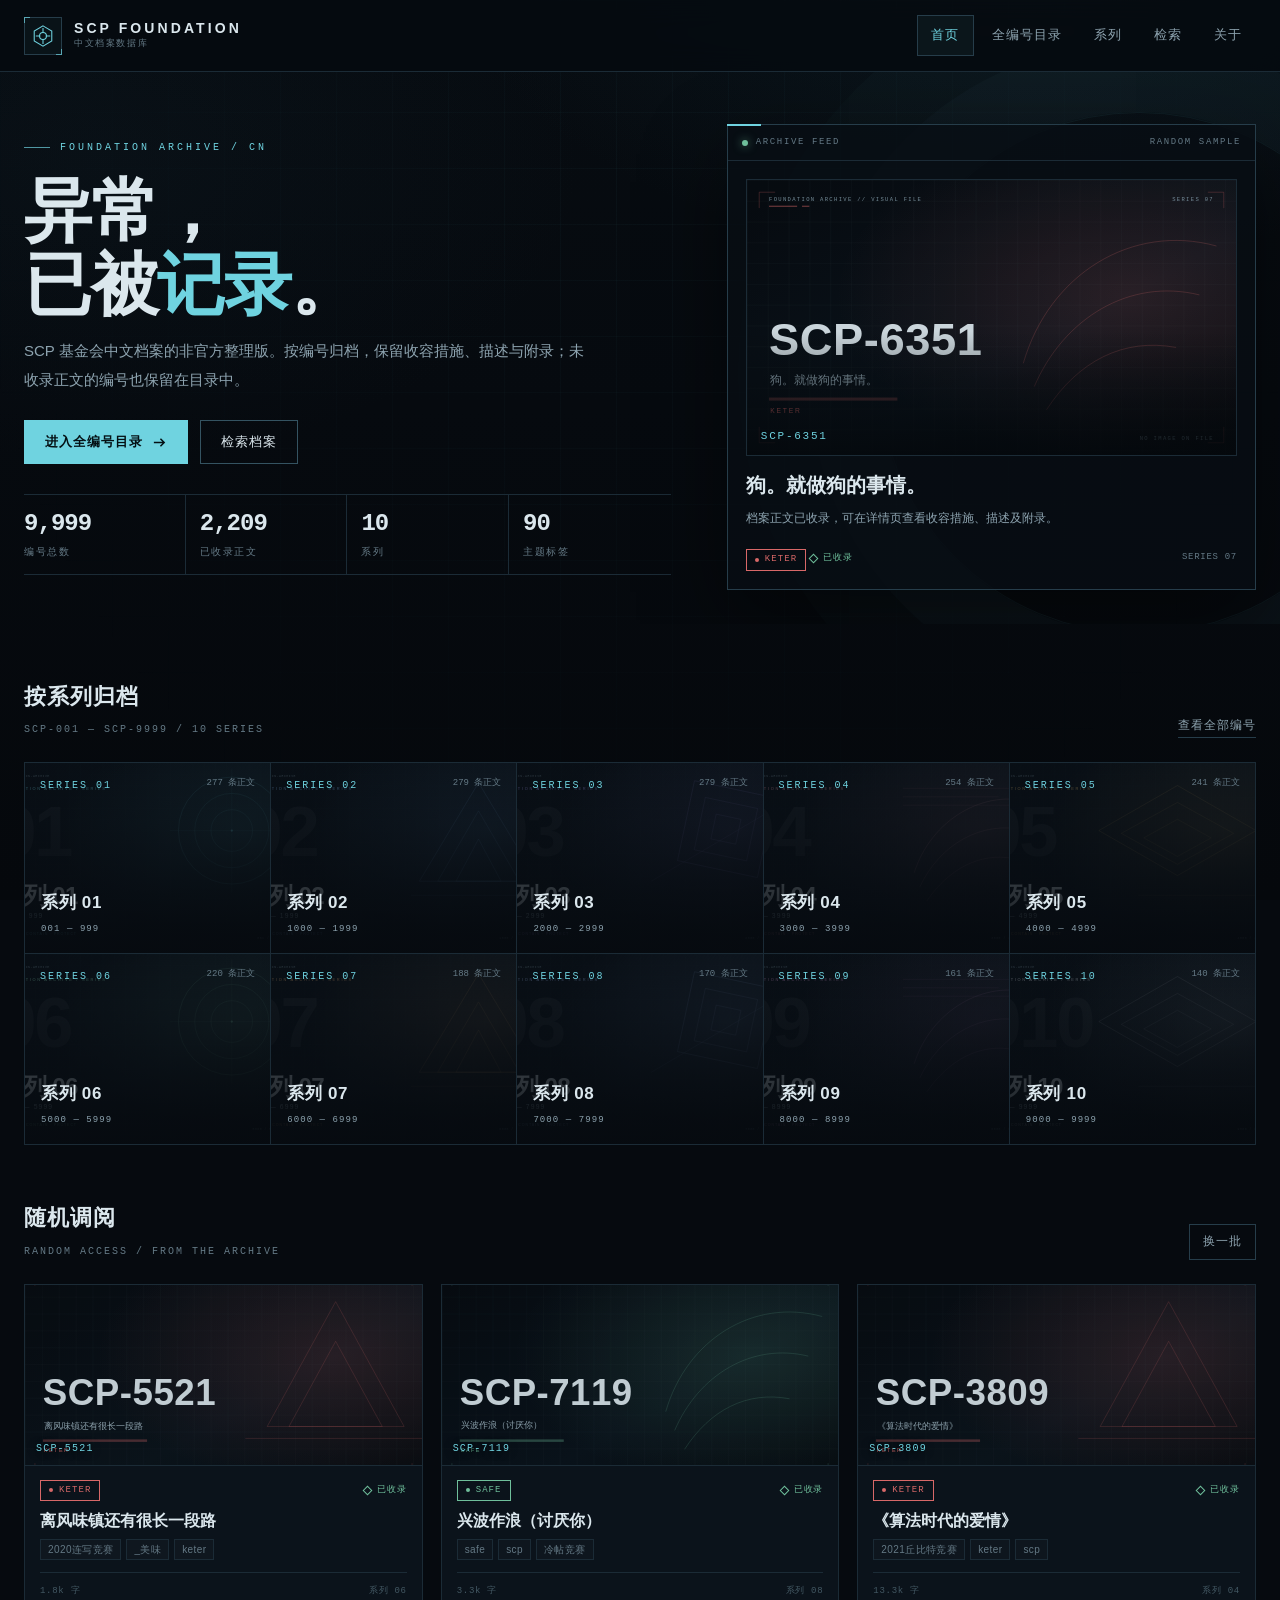
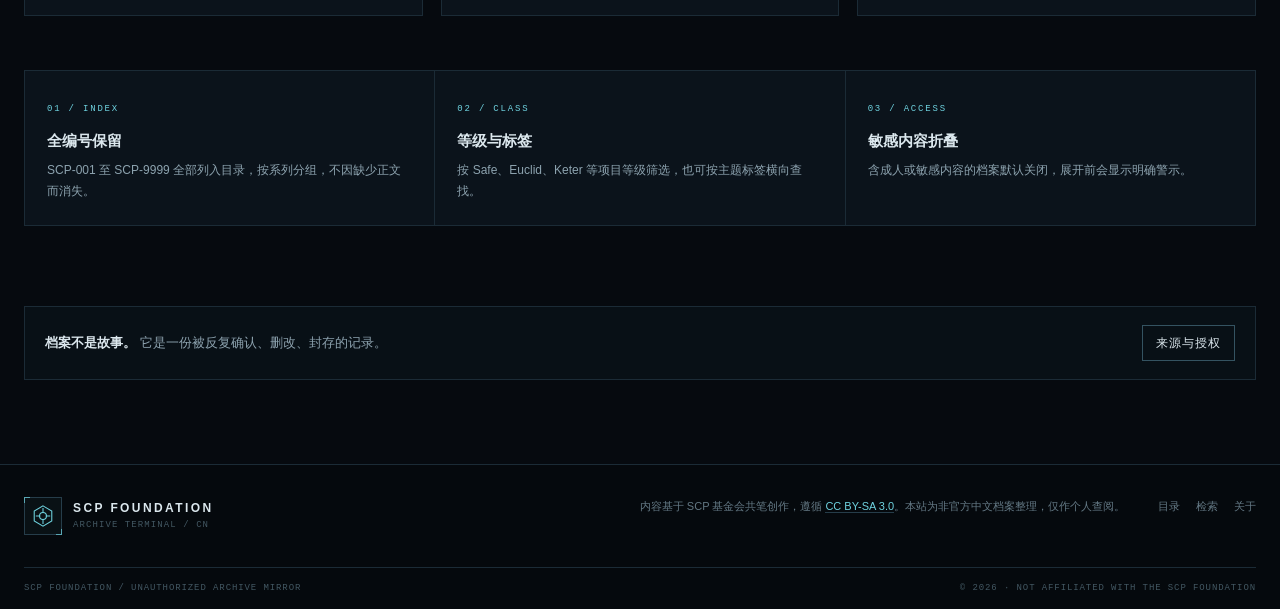
<file: index.html>
<!DOCTYPE html>
<html lang="zh-CN">
<head>
<meta charset="utf-8">
<meta name="viewport" content="width=device-width, initial-scale=1">
<meta name="description" content="SCP 基金会中文档案数据库，收录 SCP-001 至 SCP-9999 全编号目录与中文正文。">
<title>SCP 基金会中文档案数据库</title>
<link rel="icon" href="assets/images/favicon.svg" type="image/svg+xml">
<link rel="stylesheet" href="css/style.css">
</head>
<body data-page="home">
<a class="skip-link" href="#main">跳到正文</a>

<header class="site-header">
  <div class="shell">
    <a class="brand" href="index.html" aria-label="SCP 基金会中文档案数据库首页">
      <span class="brand-mark" aria-hidden="true">
        <svg viewBox="0 0 32 32" fill="none" stroke="#6fd3e0" stroke-width="1.4">
          <path d="M16 2.5l11.7 6.8v13.4L16 29.5 4.3 22.7V9.3z"/>
          <circle cx="16" cy="16" r="4.6"/>
          <path d="M16 5.4v5.9M16 20.7v5.9M6.4 16h5.9M19.7 16h5.9"/>
        </svg>
      </span>
      <span class="brand-text"><b>SCP FOUNDATION</b><small>中文档案数据库</small></span>
    </a>
    <nav class="site-nav" id="site-nav" aria-label="主导航">
      <a href="index.html" data-nav="home">首页</a>
      <a href="browse.html" data-nav="browse">全编号目录</a>
      <a href="series.html" data-nav="series">系列</a>
      <a href="search.html" data-nav="search">检索</a>
      <a href="credits.html" data-nav="credits">关于</a>
    </nav>
    <button class="nav-toggle" type="button" aria-label="展开导航" aria-controls="site-nav" aria-expanded="false"><span></span></button>
  </div>
</header>

<main id="main">
  <section class="hero">
    <div class="shell hero-grid">
      <div>
        <div class="kicker">FOUNDATION ARCHIVE / CN</div>
        <h1>异常，<br>已被<em>记录</em>。</h1>
        <p class="hero-lede">SCP 基金会中文档案的非官方整理版。按编号归档，保留收容措施、描述与附录；未收录正文的编号也保留在目录中。</p>
        <div class="hero-actions">
          <a class="btn btn-primary" href="browse.html">
            进入全编号目录
            <svg viewBox="0 0 16 16" fill="none" stroke="currentColor" stroke-width="1.6" aria-hidden="true"><path d="M2 8h11M9 4l4 4-4 4"/></svg>
          </a>
          <a class="btn" href="search.html">检索档案</a>
        </div>
        <div class="hero-stats" aria-label="站点统计">
          <div><strong id="stat-total">9,999</strong><span>编号总数</span></div>
          <div><strong id="stat-filled">—</strong><span>已收录正文</span></div>
          <div><strong id="stat-series">10</strong><span>系列</span></div>
          <div><strong id="stat-tags">—</strong><span>主题标签</span></div>
        </div>
      </div>

      <aside class="terminal" aria-label="随机档案预览">
        <div class="terminal-bar"><span><i></i>ARCHIVE FEED</span><span>RANDOM SAMPLE</span></div>
        <div class="terminal-body">
          <div class="terminal-media">
            <img id="terminal-img" src="assets/images/placeholder.svg" alt="" loading="lazy">
            <span class="terminal-id" id="terminal-id">SCP-000</span>
          </div>
          <h3 id="terminal-title"><a href="browse.html">正在读取档案</a></h3>
          <p class="terminal-desc" id="terminal-desc">正在连接档案索引。</p>
          <div class="terminal-foot">
            <div id="terminal-badges"></div>
            <span class="mono" id="terminal-series">SERIES 00</span>
          </div>
        </div>
      </aside>
    </div>
  </section>

  <section class="shell home-section" aria-labelledby="series-title">
    <div class="section-head">
      <div>
        <h2 id="series-title">按系列归档</h2>
        <div class="sub">SCP-001 — SCP-9999 / 10 SERIES</div>
      </div>
      <a href="browse.html">查看全部编号</a>
    </div>
    <div class="series-grid" id="series-grid">
      <a class="series-card" href="series.html?series=1">
        <img src="assets/images/series-01.svg" alt="" loading="lazy">
        <div class="series-card-body"><span class="idx">SERIES 01</span><span class="count" data-series-count="1"></span><h3>系列 01</h3><p>001 — 999</p></div>
      </a>
      <a class="series-card" href="series.html?series=2">
        <img src="assets/images/series-02.svg" alt="" loading="lazy">
        <div class="series-card-body"><span class="idx">SERIES 02</span><span class="count" data-series-count="2"></span><h3>系列 02</h3><p>1000 — 1999</p></div>
      </a>
      <a class="series-card" href="series.html?series=3">
        <img src="assets/images/series-03.svg" alt="" loading="lazy">
        <div class="series-card-body"><span class="idx">SERIES 03</span><span class="count" data-series-count="3"></span><h3>系列 03</h3><p>2000 — 2999</p></div>
      </a>
      <a class="series-card" href="series.html?series=4">
        <img src="assets/images/series-04.svg" alt="" loading="lazy">
        <div class="series-card-body"><span class="idx">SERIES 04</span><span class="count" data-series-count="4"></span><h3>系列 04</h3><p>3000 — 3999</p></div>
      </a>
      <a class="series-card" href="series.html?series=5">
        <img src="assets/images/series-05.svg" alt="" loading="lazy">
        <div class="series-card-body"><span class="idx">SERIES 05</span><span class="count" data-series-count="5"></span><h3>系列 05</h3><p>4000 — 4999</p></div>
      </a>
      <a class="series-card" href="series.html?series=6">
        <img src="assets/images/series-06.svg" alt="" loading="lazy">
        <div class="series-card-body"><span class="idx">SERIES 06</span><span class="count" data-series-count="6"></span><h3>系列 06</h3><p>5000 — 5999</p></div>
      </a>
      <a class="series-card" href="series.html?series=7">
        <img src="assets/images/series-07.svg" alt="" loading="lazy">
        <div class="series-card-body"><span class="idx">SERIES 07</span><span class="count" data-series-count="7"></span><h3>系列 07</h3><p>6000 — 6999</p></div>
      </a>
      <a class="series-card" href="series.html?series=8">
        <img src="assets/images/series-08.svg" alt="" loading="lazy">
        <div class="series-card-body"><span class="idx">SERIES 08</span><span class="count" data-series-count="8"></span><h3>系列 08</h3><p>7000 — 7999</p></div>
      </a>
      <a class="series-card" href="series.html?series=9">
        <img src="assets/images/series-09.svg" alt="" loading="lazy">
        <div class="series-card-body"><span class="idx">SERIES 09</span><span class="count" data-series-count="9"></span><h3>系列 09</h3><p>8000 — 8999</p></div>
      </a>
      <a class="series-card" href="series.html?series=10">
        <img src="assets/images/series-10.svg" alt="" loading="lazy">
        <div class="series-card-body"><span class="idx">SERIES 10</span><span class="count" data-series-count="10"></span><h3>系列 10</h3><p>9000 — 9999</p></div>
      </a>
    </div>
  </section>

  <section class="shell home-section" aria-labelledby="random-title">
    <div class="section-head">
      <div>
        <h2 id="random-title">随机调阅</h2>
        <div class="sub">RANDOM ACCESS / FROM THE ARCHIVE</div>
      </div>
      <button class="btn btn-sm btn-ghost" type="button" id="random-refresh">换一批</button>
    </div>
    <div class="entry-grid" id="random-grid">
      <div class="loading">正在抽取档案</div>
    </div>
  </section>

  <section class="shell">
    <div class="manifesto">
      <div><span>01 / INDEX</span><h3>全编号保留</h3><p>SCP-001 至 SCP-9999 全部列入目录，按系列分组，不因缺少正文而消失。</p></div>
      <div><span>02 / CLASS</span><h3>等级与标签</h3><p>按 Safe、Euclid、Keter 等项目等级筛选，也可按主题标签横向查找。</p></div>
      <div><span>03 / ACCESS</span><h3>敏感内容折叠</h3><p>含成人或敏感内容的档案默认关闭，展开前会显示明确警示。</p></div>
    </div>
  </section>

  <section class="shell home-section" style="padding-bottom:64px">
    <div class="random-bar">
      <p><b>档案不是故事。</b> 它是一份被反复确认、删改、封存的记录。</p>
      <a class="btn btn-sm" href="credits.html">来源与授权</a>
    </div>
  </section>
</main>

<footer class="site-footer">
  <div class="shell">
    <div class="footer-main">
      <div class="footer-brand">
        <span class="brand-mark" aria-hidden="true">
          <svg viewBox="0 0 32 32" fill="none" stroke="#6fd3e0" stroke-width="1.4">
            <path d="M16 2.5l11.7 6.8v13.4L16 29.5 4.3 22.7V9.3z"/>
            <circle cx="16" cy="16" r="4.6"/>
            <path d="M16 5.4v5.9M16 20.7v5.9M6.4 16h5.9M19.7 16h5.9"/>
          </svg>
        </span>
        <div><b>SCP FOUNDATION</b><small>ARCHIVE TERMINAL / CN</small></div>
      </div>
      <div class="footer-copy">内容基于 SCP 基金会共笔创作，遵循 <a href="https://creativecommons.org/licenses/by-sa/3.0/" target="_blank" rel="noopener noreferrer">CC BY-SA 3.0</a>。本站为非官方中文档案整理，仅作个人查阅。</div>
      <div class="footer-links">
        <a href="browse.html">目录</a>
        <a href="search.html">检索</a>
        <a href="credits.html">关于</a>
      </div>
    </div>
    <div class="footer-bottom">
      <span>SCP FOUNDATION / UNAUTHORIZED ARCHIVE MIRROR</span>
      <span>© <span id="year">2026</span> · NOT AFFILIATED WITH THE SCP FOUNDATION</span>
    </div>
  </div>
</footer>

<script src="js/app.js" defer></script>
<script src="js/index.js" defer></script>
</body>
</html>
</file>
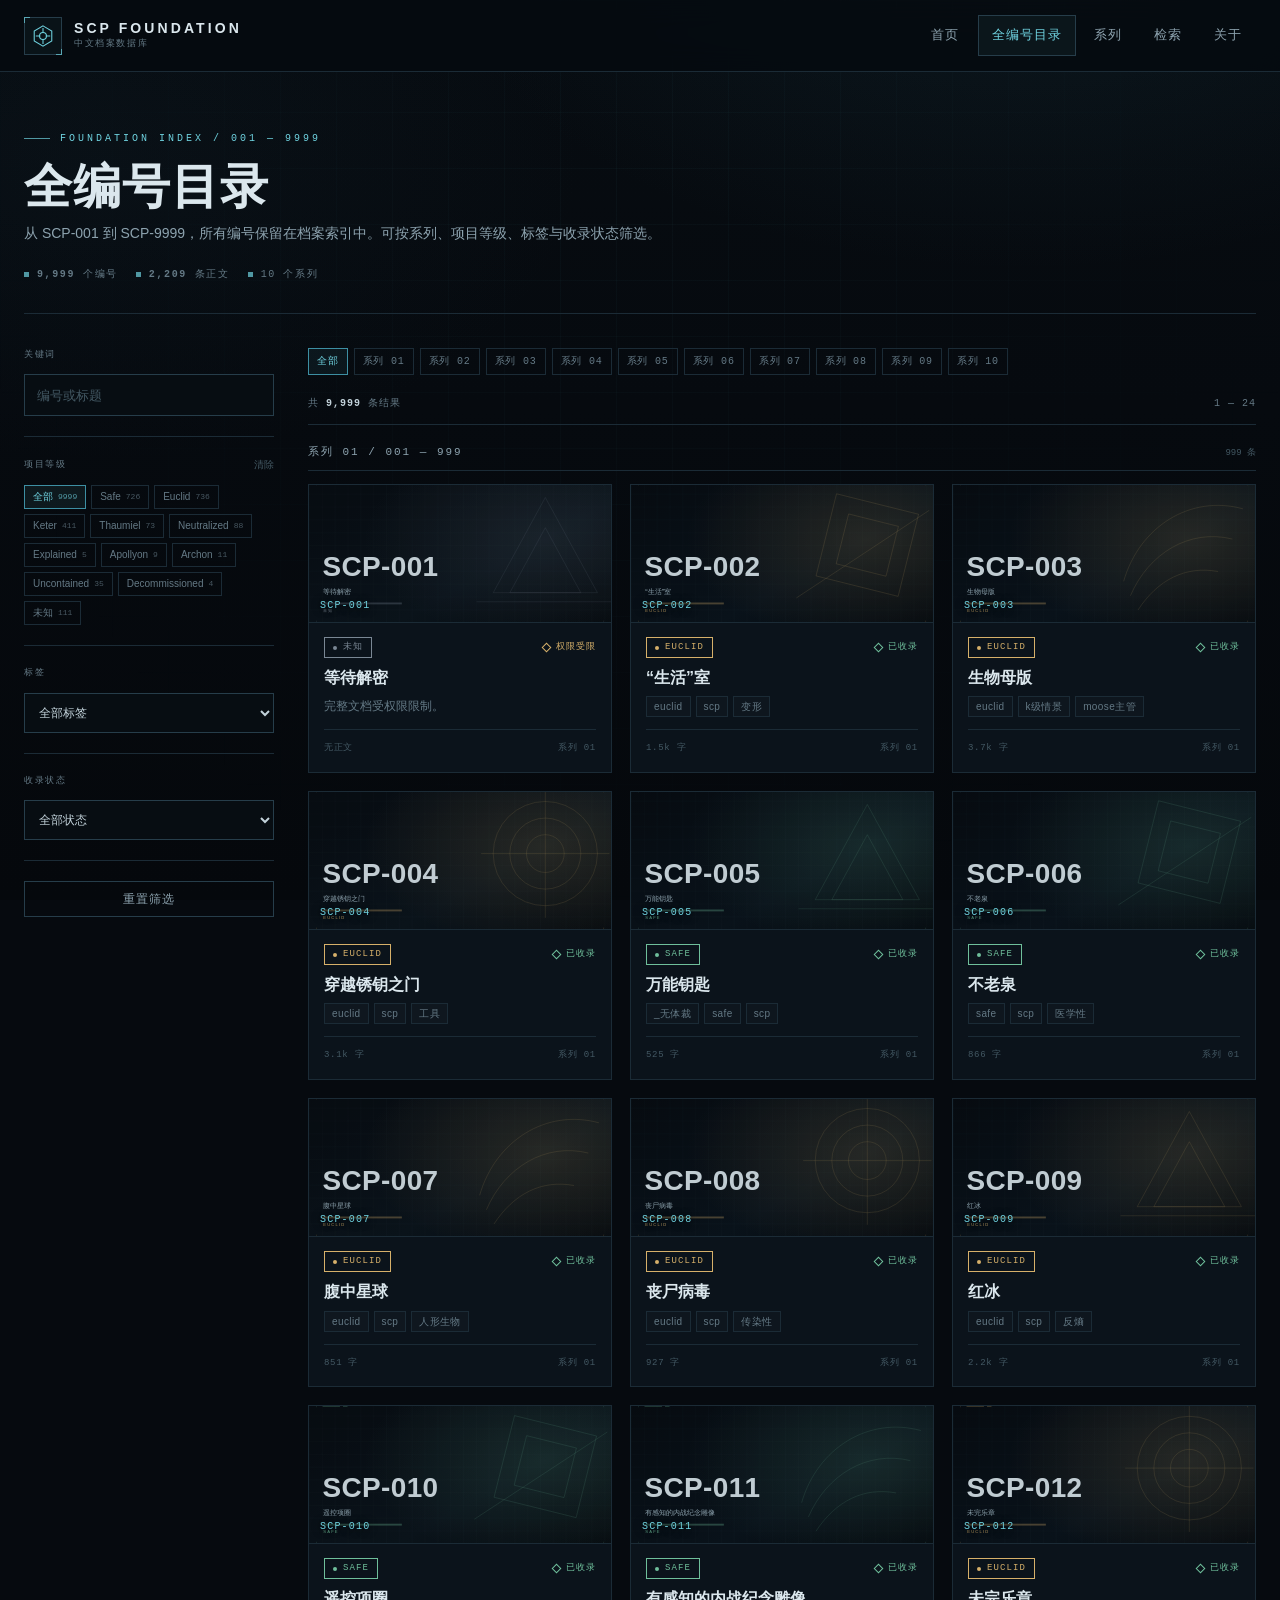
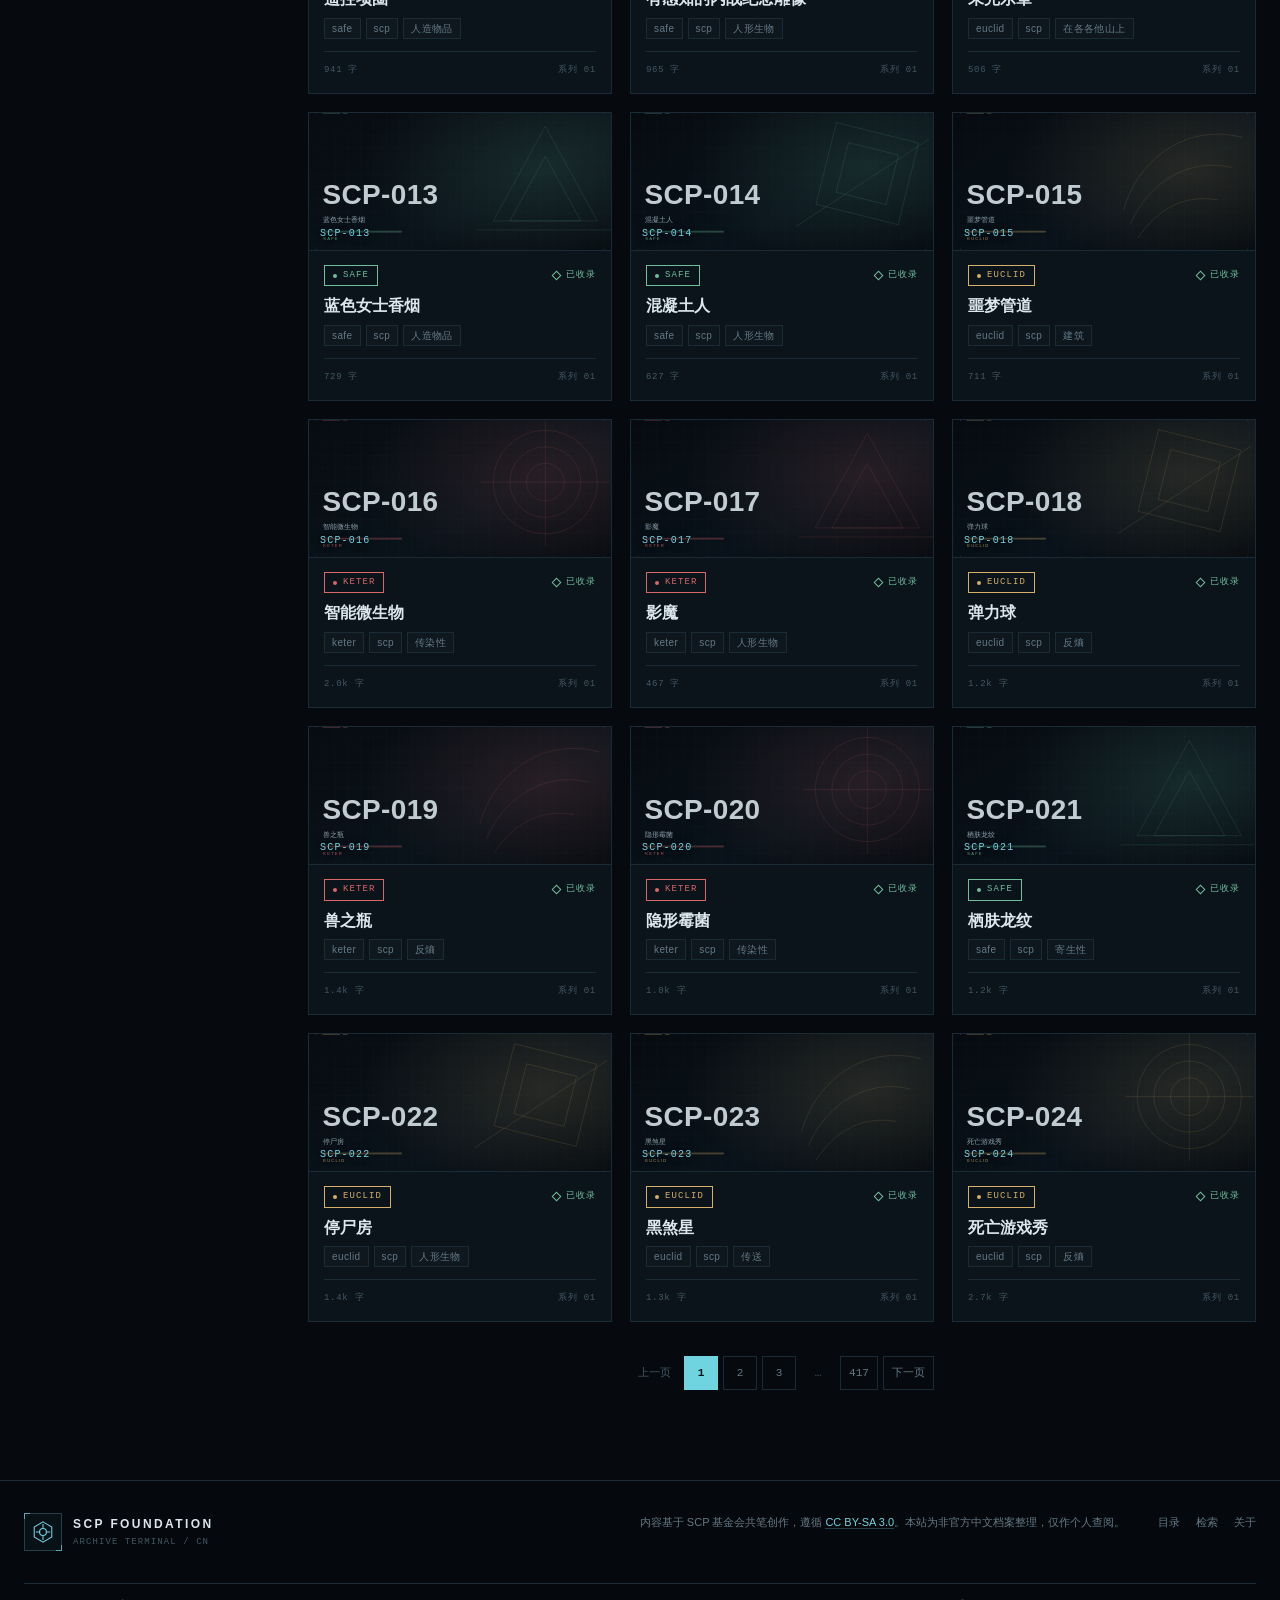
<file: browse.html>
<!DOCTYPE html>
<html lang="zh-CN">
<head>
<meta charset="utf-8">
<meta name="viewport" content="width=device-width, initial-scale=1">
<meta name="description" content="SCP-001 至 SCP-9999 全编号目录，按系列分组，支持项目等级、标签与状态筛选。">
<title>全编号目录 — SCP 基金会中文档案数据库</title>
<link rel="icon" href="assets/images/favicon.svg" type="image/svg+xml">
<link rel="stylesheet" href="css/style.css">
</head>
<body data-page="browse">
<a class="skip-link" href="#main">跳到正文</a>

<header class="site-header">
  <div class="shell">
    <a class="brand" href="index.html" aria-label="SCP 基金会中文档案数据库首页">
      <span class="brand-mark" aria-hidden="true">
        <svg viewBox="0 0 32 32" fill="none" stroke="#6fd3e0" stroke-width="1.4">
          <path d="M16 2.5l11.7 6.8v13.4L16 29.5 4.3 22.7V9.3z"/>
          <circle cx="16" cy="16" r="4.6"/>
          <path d="M16 5.4v5.9M16 20.7v5.9M6.4 16h5.9M19.7 16h5.9"/>
        </svg>
      </span>
      <span class="brand-text"><b>SCP FOUNDATION</b><small>中文档案数据库</small></span>
    </a>
    <nav class="site-nav" id="site-nav" aria-label="主导航">
      <a href="index.html" data-nav="home">首页</a>
      <a href="browse.html" data-nav="browse">全编号目录</a>
      <a href="series.html" data-nav="series">系列</a>
      <a href="search.html" data-nav="search">检索</a>
      <a href="credits.html" data-nav="credits">关于</a>
    </nav>
    <button class="nav-toggle" type="button" aria-label="展开导航" aria-controls="site-nav" aria-expanded="false"><span></span></button>
  </div>
</header>

<main id="main">
  <div class="shell page-head">
    <div class="kicker">FOUNDATION INDEX / 001 — 9999</div>
    <h1>全编号目录</h1>
    <p>从 SCP-001 到 SCP-9999，所有编号保留在档案索引中。可按系列、项目等级、标签与收录状态筛选。</p>
    <div class="head-meta">
      <span><i></i><b id="meta-total">9,999</b> 个编号</span>
      <span><i></i><b id="meta-filled">—</b> 条正文</span>
      <span><i></i>10 个系列</span>
    </div>
  </div>

  <div class="shell browse-wrap">
    <div class="browse-layout">
      <aside class="filters" aria-label="筛选条件">
        <div class="filter-block">
          <div class="filter-title"><span>关键词</span></div>
          <input class="input" id="filter-q" type="search" placeholder="编号或标题" autocomplete="off" aria-label="按编号或标题筛选">
        </div>
        <div class="filter-block">
          <div class="filter-title"><span>项目等级</span><button type="button" data-clear="class">清除</button></div>
          <div class="filter-chips" id="class-chips"></div>
        </div>
        <div class="filter-block">
          <div class="filter-title"><span>标签</span></div>
          <select class="select" id="tag-select" aria-label="按标签筛选">
            <option value="">全部标签</option>
          </select>
        </div>
        <div class="filter-block">
          <div class="filter-title"><span>收录状态</span></div>
          <select class="select" id="status-select" aria-label="按收录状态筛选">
            <option value="">全部状态</option>
            <option value="content">已收录正文</option>
            <option value="catalog">目录 · 未收录正文</option>
            <option value="restricted">权限受限</option>
            <option value="deleted">已删除</option>
            <option value="missing">暂无公开档案</option>
          </select>
        </div>
        <div class="filter-block">
          <button class="btn btn-sm btn-ghost" type="button" id="reset-filters" style="width:100%">重置筛选</button>
        </div>
      </aside>

      <div>
        <nav class="series-jump" id="series-jump" aria-label="按系列跳转"></nav>
        <div class="results-bar">
          <p>共 <strong id="result-count">—</strong> 条结果</p>
          <p id="result-range">—</p>
        </div>
        <div id="browse-results" aria-live="polite"><div class="loading">正在载入目录</div></div>
        <div id="browse-pagination"></div>
      </div>
    </div>
  </div>
</main>

<footer class="site-footer">
  <div class="shell">
    <div class="footer-main">
      <div class="footer-brand">
        <span class="brand-mark" aria-hidden="true">
          <svg viewBox="0 0 32 32" fill="none" stroke="#6fd3e0" stroke-width="1.4"><path d="M16 2.5l11.7 6.8v13.4L16 29.5 4.3 22.7V9.3z"/><circle cx="16" cy="16" r="4.6"/><path d="M16 5.4v5.9M16 20.7v5.9M6.4 16h5.9M19.7 16h5.9"/></svg>
        </span>
        <div><b>SCP FOUNDATION</b><small>ARCHIVE TERMINAL / CN</small></div>
      </div>
      <div class="footer-copy">内容基于 SCP 基金会共笔创作，遵循 <a href="https://creativecommons.org/licenses/by-sa/3.0/" target="_blank" rel="noopener noreferrer">CC BY-SA 3.0</a>。本站为非官方中文档案整理，仅作个人查阅。</div>
      <div class="footer-links"><a href="browse.html">目录</a><a href="search.html">检索</a><a href="credits.html">关于</a></div>
    </div>
    <div class="footer-bottom">
      <span>SCP FOUNDATION / UNAUTHORIZED ARCHIVE MIRROR</span>
      <span>© <span id="year">2026</span> · NOT AFFILIATED WITH THE SCP FOUNDATION</span>
    </div>
  </div>
</footer>

<script src="js/app.js" defer></script>
<script src="js/browse.js" defer></script>
</body>
</html>
</file>
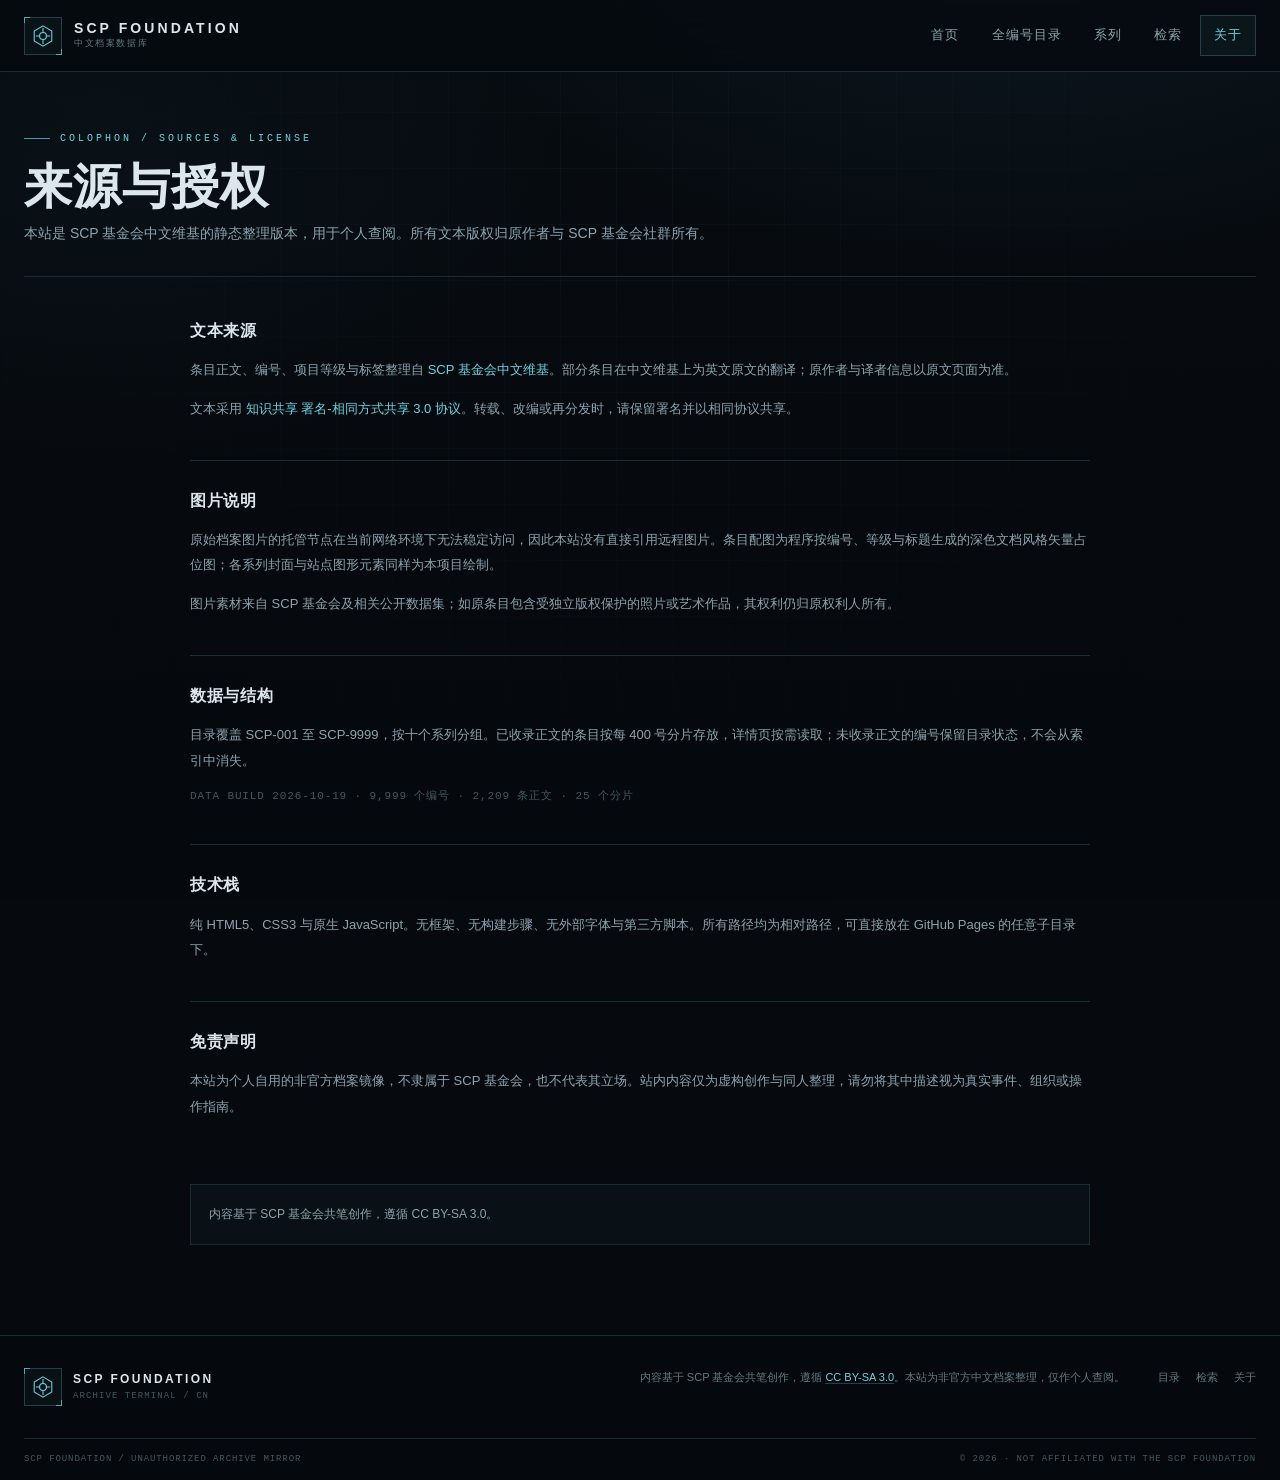
<file: credits.html>
<!DOCTYPE html>
<html lang="zh-CN">
<head>
<meta charset="utf-8">
<meta name="viewport" content="width=device-width, initial-scale=1">
<meta name="description" content="SCP 基金会中文档案数据库的来源、授权与说明。">
<title>来源与授权 — SCP 基金会中文档案数据库</title>
<link rel="icon" href="assets/images/favicon.svg" type="image/svg+xml">
<link rel="stylesheet" href="css/style.css">
</head>
<body data-page="credits">
<a class="skip-link" href="#main">跳到正文</a>

<header class="site-header">
  <div class="shell">
    <a class="brand" href="index.html" aria-label="SCP 基金会中文档案数据库首页">
      <span class="brand-mark" aria-hidden="true">
        <svg viewBox="0 0 32 32" fill="none" stroke="#6fd3e0" stroke-width="1.4">
          <path d="M16 2.5l11.7 6.8v13.4L16 29.5 4.3 22.7V9.3z"/>
          <circle cx="16" cy="16" r="4.6"/>
          <path d="M16 5.4v5.9M16 20.7v5.9M6.4 16h5.9M19.7 16h5.9"/>
        </svg>
      </span>
      <span class="brand-text"><b>SCP FOUNDATION</b><small>中文档案数据库</small></span>
    </a>
    <nav class="site-nav" id="site-nav" aria-label="主导航">
      <a href="index.html" data-nav="home">首页</a>
      <a href="browse.html" data-nav="browse">全编号目录</a>
      <a href="series.html" data-nav="series">系列</a>
      <a href="search.html" data-nav="search">检索</a>
      <a href="credits.html" data-nav="credits">关于</a>
    </nav>
    <button class="nav-toggle" type="button" aria-label="展开导航" aria-controls="site-nav" aria-expanded="false"><span></span></button>
  </div>
</header>

<main id="main">
  <div class="shell page-head">
    <div class="kicker">COLOPHON / SOURCES &amp; LICENSE</div>
    <h1>来源与授权</h1>
    <p>本站是 SCP 基金会中文维基的静态整理版本，用于个人查阅。所有文本版权归原作者与 SCP 基金会社群所有。</p>
  </div>

  <div class="shell credits-wrap">
    <section class="credits-block">
      <h2>文本来源</h2>
      <p>条目正文、编号、项目等级与标签整理自 <a href="https://scp-wiki-cn.wikidot.com/" target="_blank" rel="noopener noreferrer">SCP 基金会中文维基</a>。部分条目在中文维基上为英文原文的翻译；原作者与译者信息以原文页面为准。</p>
      <p>文本采用 <a href="https://creativecommons.org/licenses/by-sa/3.0/" target="_blank" rel="noopener noreferrer">知识共享 署名-相同方式共享 3.0 协议</a>。转载、改编或再分发时，请保留署名并以相同协议共享。</p>
    </section>

    <section class="credits-block">
      <h2>图片说明</h2>
      <p>原始档案图片的托管节点在当前网络环境下无法稳定访问，因此本站没有直接引用远程图片。条目配图为程序按编号、等级与标题生成的深色文档风格矢量占位图；各系列封面与站点图形元素同样为本项目绘制。</p>
      <p>图片素材来自 SCP 基金会及相关公开数据集；如原条目包含受独立版权保护的照片或艺术作品，其权利仍归原权利人所有。</p>
    </section>

    <section class="credits-block">
      <h2>数据与结构</h2>
      <p>目录覆盖 SCP-001 至 SCP-9999，按十个系列分组。已收录正文的条目按每 400 号分片存放，详情页按需读取；未收录正文的编号保留目录状态，不会从索引中消失。</p>
      <p id="credits-meta" class="mono" style="font-size:11px;color:var(--faint)">正在读取数据信息</p>
    </section>

    <section class="credits-block">
      <h2>技术栈</h2>
      <p>纯 HTML5、CSS3 与原生 JavaScript。无框架、无构建步骤、无外部字体与第三方脚本。所有路径均为相对路径，可直接放在 GitHub Pages 的任意子目录下。</p>
    </section>

    <section class="credits-block">
      <h2>免责声明</h2>
      <p>本站为个人自用的非官方档案镜像，不隶属于 SCP 基金会，也不代表其立场。站内内容仅为虚构创作与同人整理，请勿将其中描述视为真实事件、组织或操作指南。</p>
    </section>

    <div class="credits-note">内容基于 SCP 基金会共笔创作，遵循 CC BY-SA 3.0。</div>
  </div>
</main>

<footer class="site-footer">
  <div class="shell">
    <div class="footer-main">
      <div class="footer-brand">
        <span class="brand-mark" aria-hidden="true">
          <svg viewBox="0 0 32 32" fill="none" stroke="#6fd3e0" stroke-width="1.4"><path d="M16 2.5l11.7 6.8v13.4L16 29.5 4.3 22.7V9.3z"/><circle cx="16" cy="16" r="4.6"/><path d="M16 5.4v5.9M16 20.7v5.9M6.4 16h5.9M19.7 16h5.9"/></svg>
        </span>
        <div><b>SCP FOUNDATION</b><small>ARCHIVE TERMINAL / CN</small></div>
      </div>
      <div class="footer-copy">内容基于 SCP 基金会共笔创作，遵循 <a href="https://creativecommons.org/licenses/by-sa/3.0/" target="_blank" rel="noopener noreferrer">CC BY-SA 3.0</a>。本站为非官方中文档案整理，仅作个人查阅。</div>
      <div class="footer-links"><a href="browse.html">目录</a><a href="search.html">检索</a><a href="credits.html">关于</a></div>
    </div>
    <div class="footer-bottom">
      <span>SCP FOUNDATION / UNAUTHORIZED ARCHIVE MIRROR</span>
      <span>© <span id="year">2026</span> · NOT AFFILIATED WITH THE SCP FOUNDATION</span>
    </div>
  </div>
</footer>

<script src="js/app.js" defer></script>
<script src="js/credits.js" defer></script>
</body>
</html>
</file>
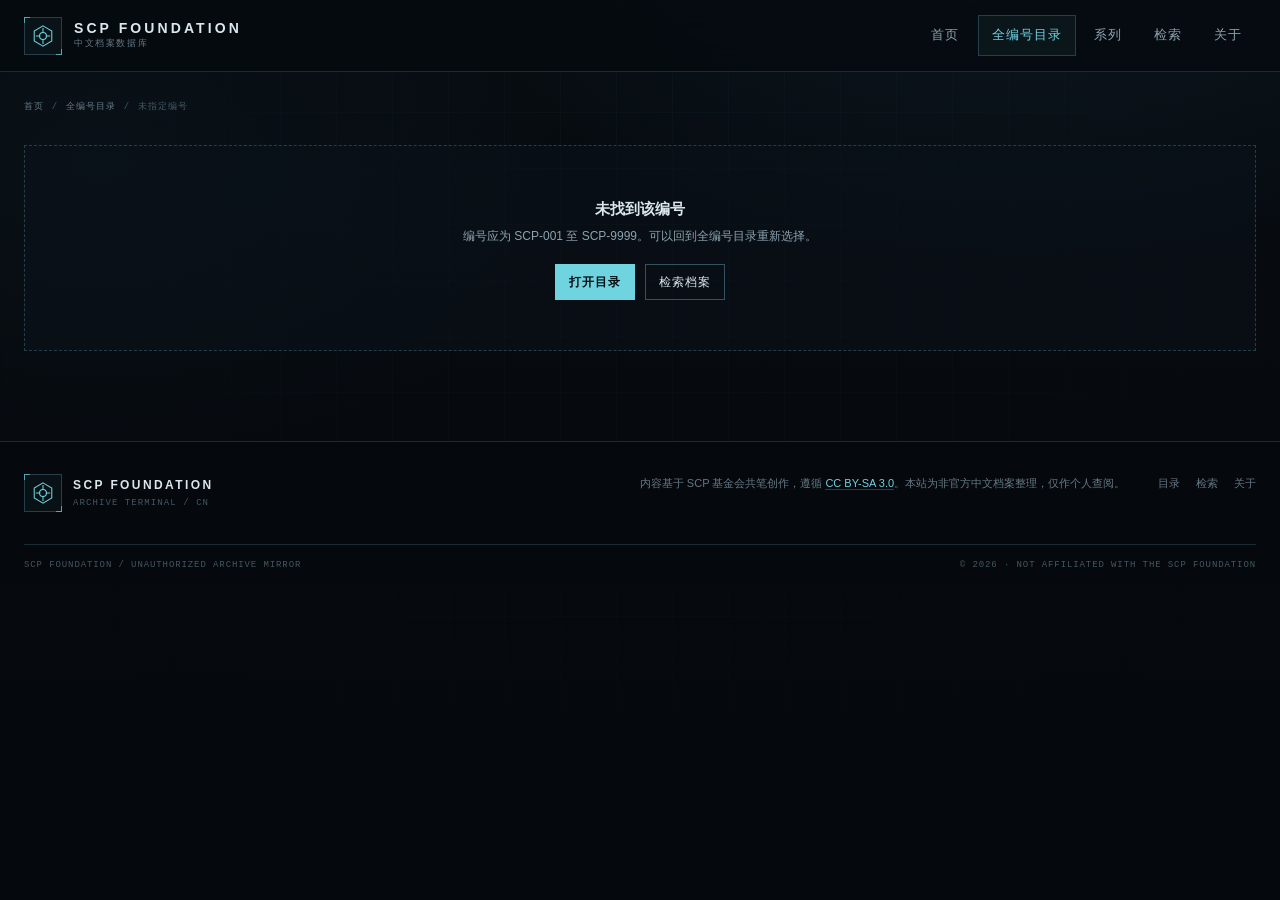
<file: item.html>
<!DOCTYPE html>
<html lang="zh-CN">
<head>
<meta charset="utf-8">
<meta name="viewport" content="width=device-width, initial-scale=1">
<meta name="description" content="SCP 基金会中文档案详情页。">
<title>档案详情 — SCP 基金会中文档案数据库</title>
<link rel="icon" href="assets/images/favicon.svg" type="image/svg+xml">
<link rel="stylesheet" href="css/style.css">
</head>
<body data-page="browse">
<a class="skip-link" href="#main">跳到正文</a>

<header class="site-header">
  <div class="shell">
    <a class="brand" href="index.html" aria-label="SCP 基金会中文档案数据库首页">
      <span class="brand-mark" aria-hidden="true">
        <svg viewBox="0 0 32 32" fill="none" stroke="#6fd3e0" stroke-width="1.4">
          <path d="M16 2.5l11.7 6.8v13.4L16 29.5 4.3 22.7V9.3z"/>
          <circle cx="16" cy="16" r="4.6"/>
          <path d="M16 5.4v5.9M16 20.7v5.9M6.4 16h5.9M19.7 16h5.9"/>
        </svg>
      </span>
      <span class="brand-text"><b>SCP FOUNDATION</b><small>中文档案数据库</small></span>
    </a>
    <nav class="site-nav" id="site-nav" aria-label="主导航">
      <a href="index.html" data-nav="home">首页</a>
      <a href="browse.html" data-nav="browse">全编号目录</a>
      <a href="series.html" data-nav="series">系列</a>
      <a href="search.html" data-nav="search">检索</a>
      <a href="credits.html" data-nav="credits">关于</a>
    </nav>
    <button class="nav-toggle" type="button" aria-label="展开导航" aria-controls="site-nav" aria-expanded="false"><span></span></button>
  </div>
</header>

<main id="main">
  <div class="shell item-wrap">
    <nav class="breadcrumb" id="breadcrumb" aria-label="面包屑">
      <a href="index.html">首页</a><span>/</span><a href="browse.html">全编号目录</a><span>/</span><span>档案</span>
    </nav>
    <div id="item-root"><div class="loading">正在读取档案</div></div>
  </div>
</main>

<footer class="site-footer">
  <div class="shell">
    <div class="footer-main">
      <div class="footer-brand">
        <span class="brand-mark" aria-hidden="true">
          <svg viewBox="0 0 32 32" fill="none" stroke="#6fd3e0" stroke-width="1.4"><path d="M16 2.5l11.7 6.8v13.4L16 29.5 4.3 22.7V9.3z"/><circle cx="16" cy="16" r="4.6"/><path d="M16 5.4v5.9M16 20.7v5.9M6.4 16h5.9M19.7 16h5.9"/></svg>
        </span>
        <div><b>SCP FOUNDATION</b><small>ARCHIVE TERMINAL / CN</small></div>
      </div>
      <div class="footer-copy">内容基于 SCP 基金会共笔创作，遵循 <a href="https://creativecommons.org/licenses/by-sa/3.0/" target="_blank" rel="noopener noreferrer">CC BY-SA 3.0</a>。本站为非官方中文档案整理，仅作个人查阅。</div>
      <div class="footer-links"><a href="browse.html">目录</a><a href="search.html">检索</a><a href="credits.html">关于</a></div>
    </div>
    <div class="footer-bottom">
      <span>SCP FOUNDATION / UNAUTHORIZED ARCHIVE MIRROR</span>
      <span>© <span id="year">2026</span> · NOT AFFILIATED WITH THE SCP FOUNDATION</span>
    </div>
  </div>
</footer>

<script src="js/app.js" defer></script>
<script src="js/item.js" defer></script>
</body>
</html>
</file>
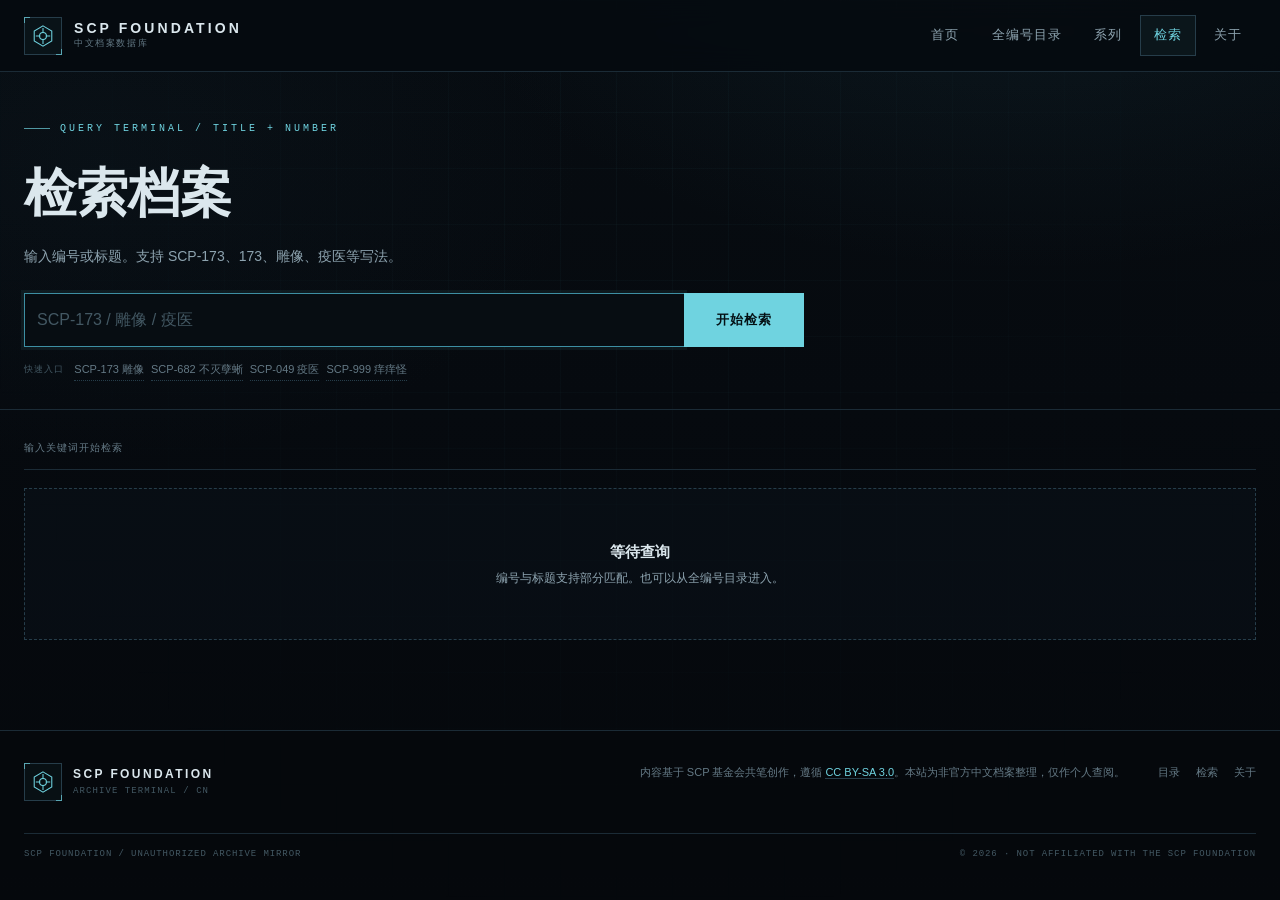
<file: search.html>
<!DOCTYPE html>
<html lang="zh-CN">
<head>
<meta charset="utf-8">
<meta name="viewport" content="width=device-width, initial-scale=1">
<meta name="description" content="按编号或标题检索 SCP 基金会中文档案。">
<title>检索 — SCP 基金会中文档案数据库</title>
<link rel="icon" href="assets/images/favicon.svg" type="image/svg+xml">
<link rel="stylesheet" href="css/style.css">
</head>
<body data-page="search">
<a class="skip-link" href="#main">跳到正文</a>

<header class="site-header">
  <div class="shell">
    <a class="brand" href="index.html" aria-label="SCP 基金会中文档案数据库首页">
      <span class="brand-mark" aria-hidden="true">
        <svg viewBox="0 0 32 32" fill="none" stroke="#6fd3e0" stroke-width="1.4">
          <path d="M16 2.5l11.7 6.8v13.4L16 29.5 4.3 22.7V9.3z"/>
          <circle cx="16" cy="16" r="4.6"/>
          <path d="M16 5.4v5.9M16 20.7v5.9M6.4 16h5.9M19.7 16h5.9"/>
        </svg>
      </span>
      <span class="brand-text"><b>SCP FOUNDATION</b><small>中文档案数据库</small></span>
    </a>
    <nav class="site-nav" id="site-nav" aria-label="主导航">
      <a href="index.html" data-nav="home">首页</a>
      <a href="browse.html" data-nav="browse">全编号目录</a>
      <a href="series.html" data-nav="series">系列</a>
      <a href="search.html" data-nav="search">检索</a>
      <a href="credits.html" data-nav="credits">关于</a>
    </nav>
    <button class="nav-toggle" type="button" aria-label="展开导航" aria-controls="site-nav" aria-expanded="false"><span></span></button>
  </div>
</header>

<main id="main">
  <section class="search-hero">
    <div class="shell">
      <div class="kicker">QUERY TERMINAL / TITLE + NUMBER</div>
      <h1>检索档案</h1>
      <p>输入编号或标题。支持 SCP-173、173、雕像、疫医等写法。</p>
      <form class="search-box" id="search-form" role="search">
        <label class="sr-only" for="search-input">搜索编号或标题</label>
        <input class="input" id="search-input" type="search" placeholder="SCP-173 / 雕像 / 疫医" autocomplete="off" autofocus>
        <button class="btn btn-primary" type="submit">开始检索</button>
      </form>
      <div class="search-hints">
        <span>快速入口</span>
        <a href="search.html?q=SCP-173">SCP-173 雕像</a>
        <a href="search.html?q=SCP-682">SCP-682 不灭孽蜥</a>
        <a href="search.html?q=SCP-049">SCP-049 疫医</a>
        <a href="search.html?q=SCP-999">SCP-999 痒痒怪</a>
      </div>
    </div>
  </section>

  <div class="shell search-wrap">
    <div class="results-bar">
      <p id="search-summary">输入关键词开始检索</p>
      <p id="search-range"></p>
    </div>
    <div id="search-results" aria-live="polite">
      <div class="empty"><strong>等待查询</strong><p>编号与标题支持部分匹配。也可以从全编号目录进入。</p></div>
    </div>
    <div id="search-pagination"></div>
  </div>
</main>

<footer class="site-footer">
  <div class="shell">
    <div class="footer-main">
      <div class="footer-brand">
        <span class="brand-mark" aria-hidden="true">
          <svg viewBox="0 0 32 32" fill="none" stroke="#6fd3e0" stroke-width="1.4"><path d="M16 2.5l11.7 6.8v13.4L16 29.5 4.3 22.7V9.3z"/><circle cx="16" cy="16" r="4.6"/><path d="M16 5.4v5.9M16 20.7v5.9M6.4 16h5.9M19.7 16h5.9"/></svg>
        </span>
        <div><b>SCP FOUNDATION</b><small>ARCHIVE TERMINAL / CN</small></div>
      </div>
      <div class="footer-copy">内容基于 SCP 基金会共笔创作，遵循 <a href="https://creativecommons.org/licenses/by-sa/3.0/" target="_blank" rel="noopener noreferrer">CC BY-SA 3.0</a>。本站为非官方中文档案整理，仅作个人查阅。</div>
      <div class="footer-links"><a href="browse.html">目录</a><a href="search.html">检索</a><a href="credits.html">关于</a></div>
    </div>
    <div class="footer-bottom">
      <span>SCP FOUNDATION / UNAUTHORIZED ARCHIVE MIRROR</span>
      <span>© <span id="year">2026</span> · NOT AFFILIATED WITH THE SCP FOUNDATION</span>
    </div>
  </div>
</footer>

<script src="js/app.js" defer></script>
<script src="js/search.js" defer></script>
</body>
</html>
</file>
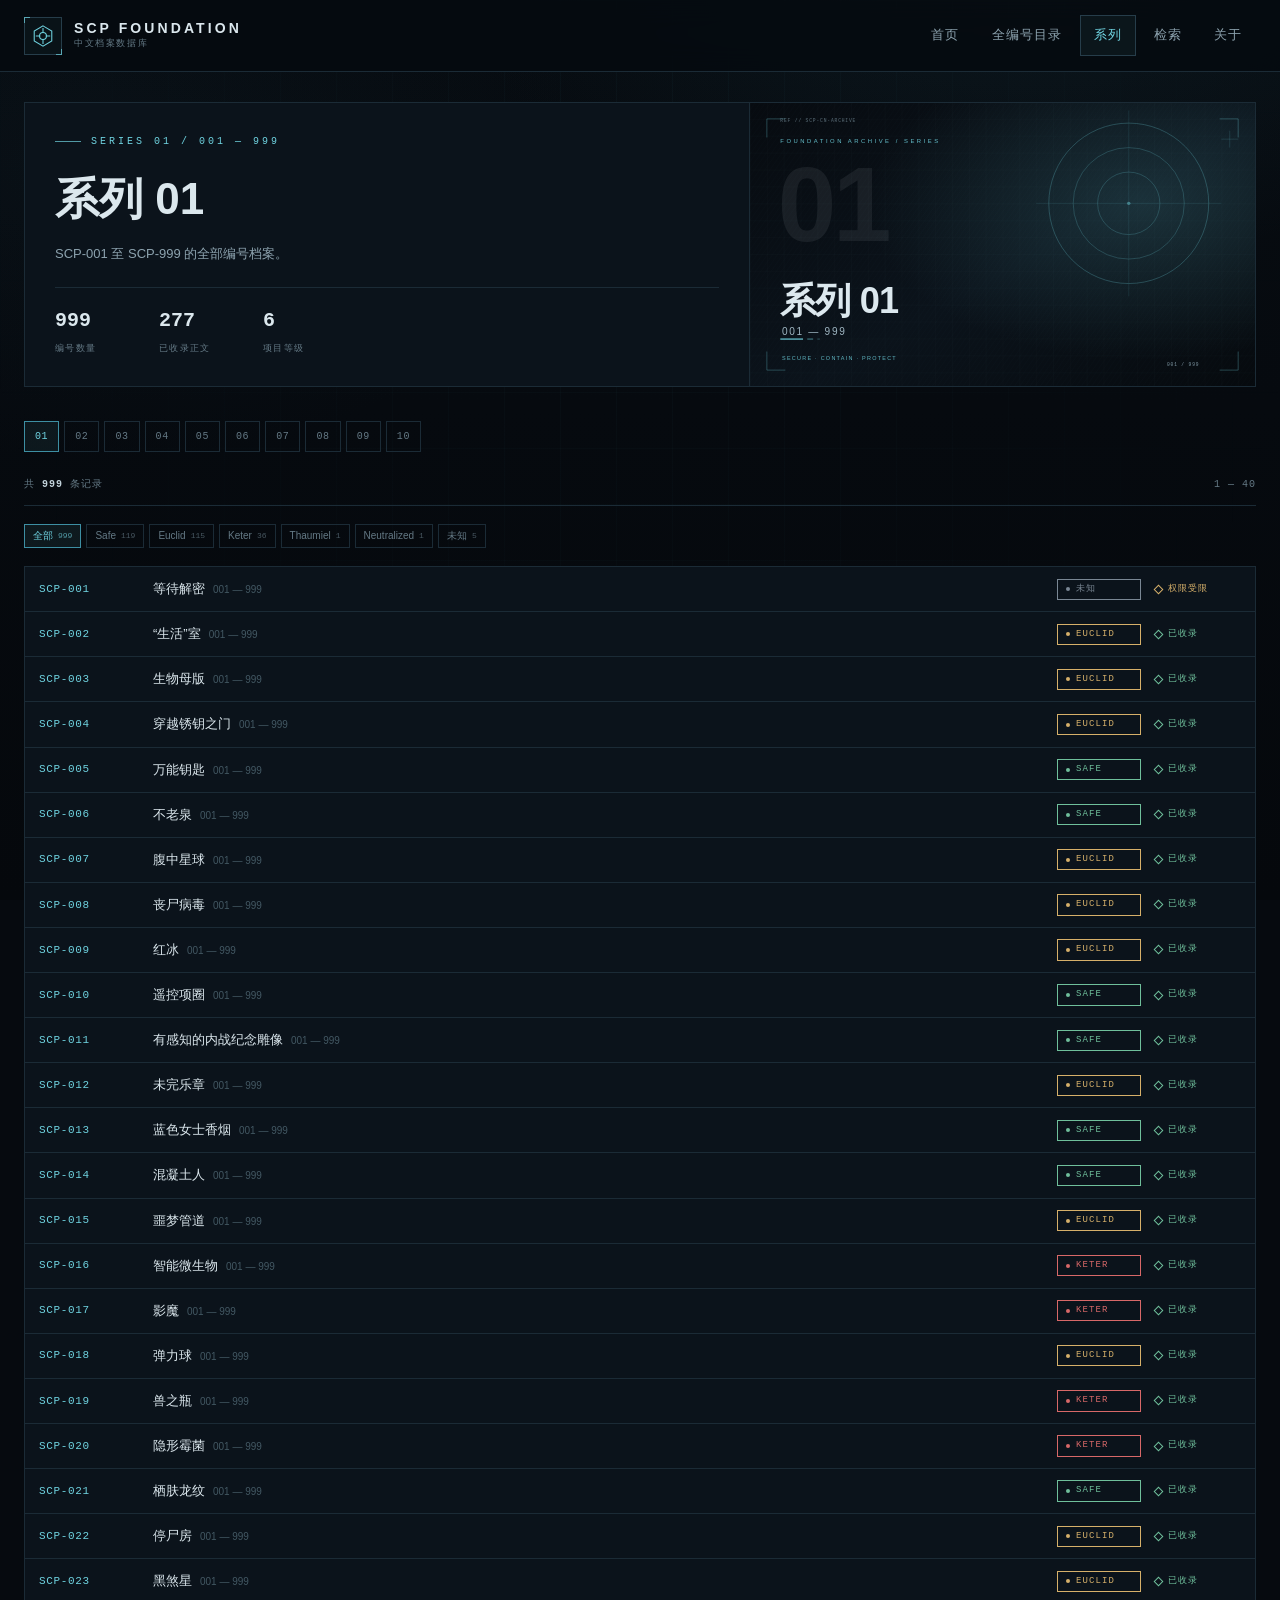
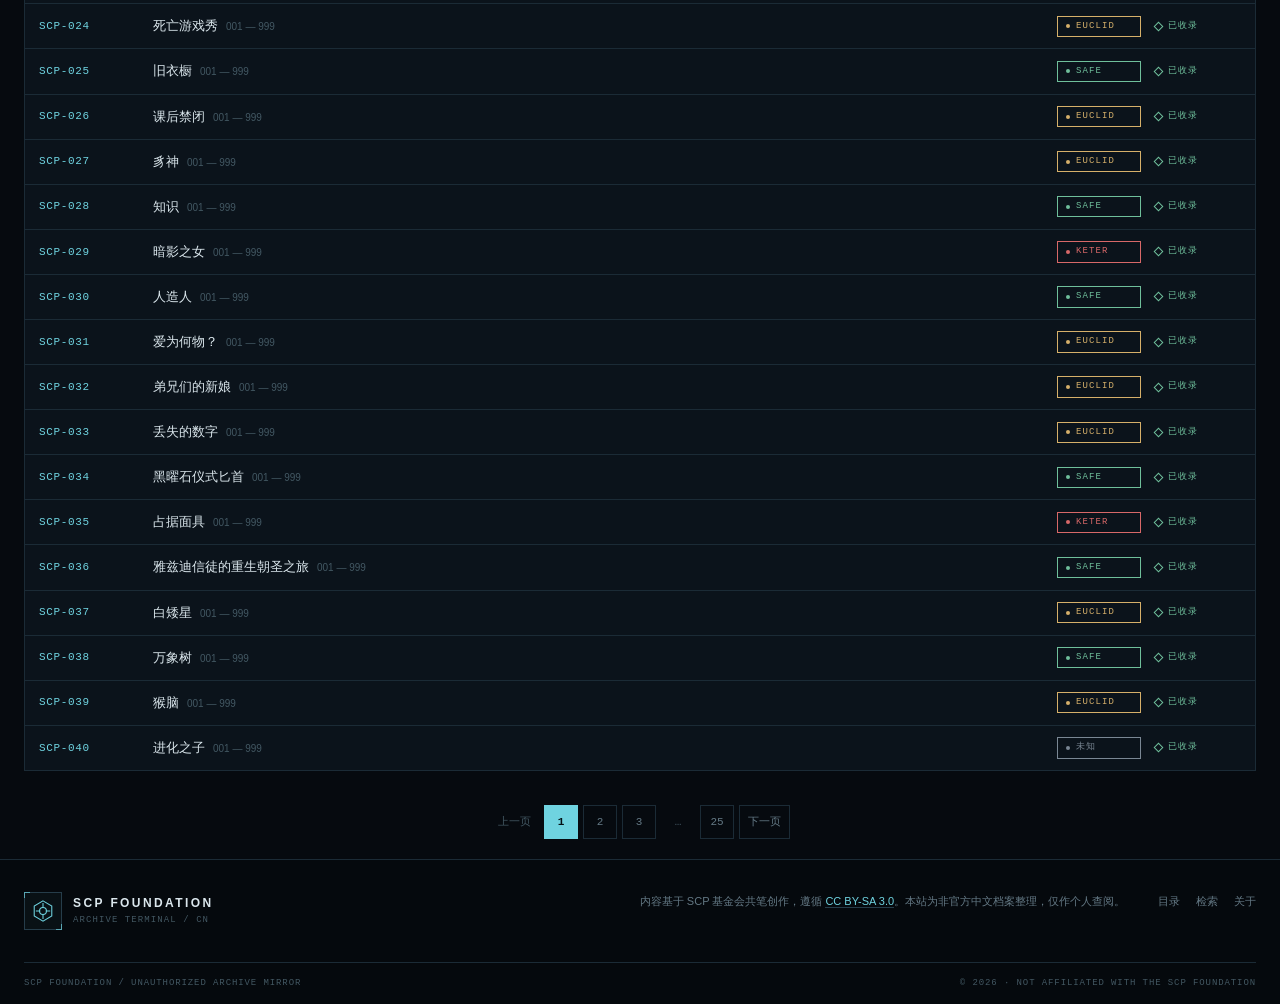
<file: series.html>
<!DOCTYPE html>
<html lang="zh-CN">
<head>
<meta charset="utf-8">
<meta name="viewport" content="width=device-width, initial-scale=1">
<meta name="description" content="按系列浏览 SCP 基金会中文档案，从系列 01 到系列 10。">
<title>系列浏览 — SCP 基金会中文档案数据库</title>
<link rel="icon" href="assets/images/favicon.svg" type="image/svg+xml">
<link rel="stylesheet" href="css/style.css">
</head>
<body data-page="series">
<a class="skip-link" href="#main">跳到正文</a>

<header class="site-header">
  <div class="shell">
    <a class="brand" href="index.html" aria-label="SCP 基金会中文档案数据库首页">
      <span class="brand-mark" aria-hidden="true">
        <svg viewBox="0 0 32 32" fill="none" stroke="#6fd3e0" stroke-width="1.4">
          <path d="M16 2.5l11.7 6.8v13.4L16 29.5 4.3 22.7V9.3z"/>
          <circle cx="16" cy="16" r="4.6"/>
          <path d="M16 5.4v5.9M16 20.7v5.9M6.4 16h5.9M19.7 16h5.9"/>
        </svg>
      </span>
      <span class="brand-text"><b>SCP FOUNDATION</b><small>中文档案数据库</small></span>
    </a>
    <nav class="site-nav" id="site-nav" aria-label="主导航">
      <a href="index.html" data-nav="home">首页</a>
      <a href="browse.html" data-nav="browse">全编号目录</a>
      <a href="series.html" data-nav="series">系列</a>
      <a href="search.html" data-nav="search">检索</a>
      <a href="credits.html" data-nav="credits">关于</a>
    </nav>
    <button class="nav-toggle" type="button" aria-label="展开导航" aria-controls="site-nav" aria-expanded="false"><span></span></button>
  </div>
</header>

<main id="main">
  <div class="shell">
    <section class="series-hero">
      <div class="series-hero-copy">
        <div class="kicker" id="series-kicker">SERIES 01</div>
        <h1 id="series-title">系列 01</h1>
        <p id="series-desc">SCP-001 至 SCP-999 的编号档案。</p>
        <div class="series-stats">
          <div><strong id="series-total">—</strong><span>编号数量</span></div>
          <div><strong id="series-filled">—</strong><span>已收录正文</span></div>
          <div><strong id="series-classes">—</strong><span>项目等级</span></div>
        </div>
      </div>
      <div class="series-hero-img">
        <img id="series-cover" src="assets/images/series-01.svg" alt="系列 01 封面">
      </div>
    </section>

    <nav class="series-tabs" id="series-tabs" aria-label="切换系列"></nav>

    <div class="results-bar">
      <p>共 <strong id="series-count">—</strong> 条记录</p>
      <p id="series-range">—</p>
    </div>
    <div class="filter-chips" id="series-class-chips" style="margin-bottom:18px"></div>
    <div id="series-list" aria-live="polite"><div class="loading">正在载入系列</div></div>
    <div id="series-pagination"></div>
  </div>
</main>

<footer class="site-footer">
  <div class="shell">
    <div class="footer-main">
      <div class="footer-brand">
        <span class="brand-mark" aria-hidden="true">
          <svg viewBox="0 0 32 32" fill="none" stroke="#6fd3e0" stroke-width="1.4"><path d="M16 2.5l11.7 6.8v13.4L16 29.5 4.3 22.7V9.3z"/><circle cx="16" cy="16" r="4.6"/><path d="M16 5.4v5.9M16 20.7v5.9M6.4 16h5.9M19.7 16h5.9"/></svg>
        </span>
        <div><b>SCP FOUNDATION</b><small>ARCHIVE TERMINAL / CN</small></div>
      </div>
      <div class="footer-copy">内容基于 SCP 基金会共笔创作，遵循 <a href="https://creativecommons.org/licenses/by-sa/3.0/" target="_blank" rel="noopener noreferrer">CC BY-SA 3.0</a>。本站为非官方中文档案整理，仅作个人查阅。</div>
      <div class="footer-links"><a href="browse.html">目录</a><a href="search.html">检索</a><a href="credits.html">关于</a></div>
    </div>
    <div class="footer-bottom">
      <span>SCP FOUNDATION / UNAUTHORIZED ARCHIVE MIRROR</span>
      <span>© <span id="year">2026</span> · NOT AFFILIATED WITH THE SCP FOUNDATION</span>
    </div>
  </div>
</footer>

<script src="js/app.js" defer></script>
<script src="js/series.js" defer></script>
</body>
</html>
</file>
<file: css/style.css>
/* ============================================================
   SCP 基金会中文档案数据库
   冷色临床档案风格 / 纯静态
   ============================================================ */

:root{
  --bg:#060a0f;
  --bg-2:#080e14;
  --panel:#0b131b;
  --panel-2:#0e1821;
  --panel-3:#101d27;
  --line:#1b2b36;
  --line-2:#263d4a;
  --line-3:#345361;
  --text:#dbe7ed;
  --text-2:#c2d2da;
  --muted:#8da3af;
  --dim:#647985;
  --faint:#435863;
  --accent:#6fd3e0;
  --accent-2:#3d8fa3;
  --accent-dim:rgba(111,211,224,.12);
  --danger:#d86868;
  --warn:#d6b06a;
  --safe:#6fbf9b;
  --violet:#9a8fe0;
  --serif:"Songti SC","STSong","SimSun","Noto Serif CJK SC",serif;
  --sans:"Segoe UI","Microsoft YaHei","PingFang SC","Noto Sans CJK SC",sans-serif;
  --mono:"Consolas","SFMono-Regular","Courier New",monospace;
  --radius:2px;
  --shadow:0 18px 50px rgba(0,0,0,.35);
  --header-h:72px;
}

*{box-sizing:border-box}
html{scroll-behavior:smooth}
body{
  margin:0;
  min-height:100vh;
  background:var(--bg);
  color:var(--text);
  font-family:var(--sans);
  font-size:15px;
  line-height:1.7;
  text-rendering:optimizeLegibility;
  -webkit-font-smoothing:antialiased;
}
body::before{
  content:"";
  position:fixed;
  inset:0;
  z-index:-2;
  background:
    radial-gradient(1000px 600px at 80% -10%, rgba(38,86,102,.18), transparent 60%),
    radial-gradient(800px 500px at 8% 18%, rgba(25,52,66,.13), transparent 60%),
    linear-gradient(180deg,#070c11 0%,#060a0f 45%,#05080c 100%);
}
body::after{
  content:"";
  position:fixed;
  inset:0;
  z-index:-1;
  pointer-events:none;
  background-image:
    linear-gradient(rgba(111,211,224,.035) 1px,transparent 1px),
    linear-gradient(90deg,rgba(111,211,224,.035) 1px,transparent 1px);
  background-size:56px 56px;
  mask-image:radial-gradient(ellipse at 50% 20%,#000 0%,transparent 78%);
}
::selection{background:rgba(111,211,224,.28);color:#fff}

a{color:var(--accent);text-decoration:none}
a:hover{color:#a7edf5}
img{max-width:100%;display:block}
button,input,select{font:inherit;color:inherit}
button{cursor:pointer}
hr{border:0;border-top:1px solid var(--line);margin:28px 0}

.shell{width:min(1240px,calc(100% - 48px));margin:0 auto}
.skip-link{
  position:absolute;left:-9999px;top:0;z-index:100;
  background:var(--accent);color:#031014;padding:10px 16px;font-weight:600;
}
.skip-link:focus{left:12px;top:12px}
.file-notice{
  position:relative;z-index:60;background:#2a1f12;color:#e7c98f;border-bottom:1px solid #5a4525;
  padding:10px 16px;font-size:12px;line-height:1.6;text-align:center;
}

/* ---------- header ---------- */
.site-header{
  position:sticky;top:0;z-index:50;
  height:var(--header-h);
  border-bottom:1px solid var(--line);
  background:rgba(6,10,15,.82);
  backdrop-filter:blur(14px);
}
.site-header .shell{height:100%;display:flex;align-items:center;gap:28px}
.brand{display:flex;align-items:center;gap:12px;color:var(--text);flex:none}
.brand:hover{color:var(--text)}
.brand-mark{
  width:38px;height:38px;border:1px solid var(--line-2);
  display:grid;place-items:center;background:rgba(111,211,224,.04);
  position:relative;
}
.brand-mark::before,.brand-mark::after{
  content:"";position:absolute;width:5px;height:5px;border:1px solid var(--accent);opacity:.7;
}
.brand-mark::before{left:-1px;top:-1px;border-right:0;border-bottom:0}
.brand-mark::after{right:-1px;bottom:-1px;border-left:0;border-top:0}
.brand-mark svg{width:24px;height:24px}
.brand-text b{display:block;font-size:14px;letter-spacing:.22em;line-height:1.25;font-weight:700}
.brand-text small{display:block;font-family:var(--mono);font-size:9px;letter-spacing:.18em;color:var(--dim);line-height:1.4}
.site-nav{margin-left:auto;display:flex;align-items:center;gap:4px}
.site-nav a{
  display:inline-block;padding:8px 13px;color:var(--muted);
  font-size:13px;letter-spacing:.08em;border:1px solid transparent;
  transition:color .18s,border-color .18s,background .18s;
}
.site-nav a:hover{color:var(--text);border-color:var(--line)}
.site-nav a.active{color:var(--accent);border-color:var(--line-2);background:rgba(111,211,224,.05)}
.nav-toggle{
  display:none;margin-left:auto;width:42px;height:42px;background:transparent;
  border:1px solid var(--line-2);color:var(--text);position:relative;
}
.nav-toggle span,.nav-toggle span::before,.nav-toggle span::after{
  content:"";position:absolute;left:11px;width:18px;height:1px;background:currentColor;transition:transform .2s;
}
.nav-toggle span{top:20px}
.nav-toggle span::before{top:-6px}
.nav-toggle span::after{top:6px}
.nav-toggle[aria-expanded="true"] span{background:transparent}
.nav-toggle[aria-expanded="true"] span::before{transform:translateY(6px) rotate(45deg)}
.nav-toggle[aria-expanded="true"] span::after{transform:translateY(-6px) rotate(-45deg)}

/* ---------- generic ---------- */
.kicker{
  font-family:var(--mono);font-size:10px;letter-spacing:.3em;text-transform:uppercase;
  color:var(--accent);display:flex;align-items:center;gap:10px;
}
.kicker::before{content:"";width:26px;height:1px;background:var(--accent);opacity:.7}
.mono{font-family:var(--mono);letter-spacing:.08em}
.muted{color:var(--muted)}
.dim{color:var(--dim)}
.nowrap{white-space:nowrap}
.sr-only{position:absolute;width:1px;height:1px;padding:0;margin:-1px;overflow:hidden;clip:rect(0,0,0,0);white-space:nowrap;border:0}

.btn{
  display:inline-flex;align-items:center;justify-content:center;gap:9px;
  min-height:44px;padding:10px 20px;border:1px solid var(--line-3);
  background:transparent;color:var(--text);font-size:13px;letter-spacing:.08em;
  transition:background .18s,border-color .18s,color .18s,transform .18s;
}
.btn:hover{background:rgba(111,211,224,.08);border-color:var(--accent-2);color:#fff}
.btn:active{transform:translateY(1px)}
.btn-primary{background:var(--accent);border-color:var(--accent);color:#041014;font-weight:700}
.btn-primary:hover{background:#a6edf5;border-color:#a6edf5;color:#041014}
.btn-ghost{border-color:var(--line-2);color:var(--muted)}
.btn-sm{min-height:36px;padding:6px 13px;font-size:12px}
.btn-icon{width:44px;padding:0}
.btn svg{width:15px;height:15px}

.panel{
  background:linear-gradient(180deg,rgba(14,24,33,.82),rgba(9,16,23,.9));
  border:1px solid var(--line);
  box-shadow:var(--shadow);
  position:relative;
}
.panel::before{
  content:"";position:absolute;inset:0;pointer-events:none;
  border-top:1px solid rgba(111,211,224,.12);
}

.page-head{padding:58px 0 30px;border-bottom:1px solid var(--line)}
.page-head h1{
  margin:12px 0 8px;font-size:clamp(30px,4vw,48px);line-height:1.15;
  font-weight:700;letter-spacing:.02em;
}
.page-head p{margin:0;color:var(--muted);max-width:720px;font-size:14px}
.page-head .head-meta{display:flex;flex-wrap:wrap;gap:18px;margin-top:20px;font-family:var(--mono);font-size:10px;letter-spacing:.16em;color:var(--dim);text-transform:uppercase}
.page-head .head-meta span{display:flex;align-items:center;gap:8px}
.page-head .head-meta i{width:5px;height:5px;background:var(--accent);display:inline-block;opacity:.7}

.section-head{display:flex;align-items:flex-end;justify-content:space-between;gap:20px;margin:0 0 24px}
.section-head h2{margin:0;font-size:22px;letter-spacing:.04em;font-weight:700}
.section-head .sub{font-family:var(--mono);font-size:10px;letter-spacing:.2em;color:var(--dim);text-transform:uppercase;margin-top:6px}
.section-head a{font-size:12px;letter-spacing:.08em;color:var(--muted);border-bottom:1px solid var(--line-2);padding-bottom:2px}
.section-head a:hover{color:var(--accent);border-color:var(--accent)}

/* ---------- hero ---------- */
.hero{padding:52px 0 34px;position:relative;overflow:hidden}
.hero::after{
  content:"";position:absolute;right:-120px;top:40px;width:520px;height:520px;
  border:1px solid rgba(111,211,224,.07);border-radius:50%;pointer-events:none;
  box-shadow:0 0 0 70px rgba(111,211,224,.025),0 0 0 140px rgba(111,211,224,.015);
}
.hero-grid{display:grid;grid-template-columns:minmax(0,1.1fr) minmax(360px,.9fr);gap:56px;align-items:center;position:relative;z-index:1}
.hero h1{
  margin:18px 0 16px;font-size:clamp(38px,5.4vw,68px);line-height:1.08;
  letter-spacing:-.02em;font-weight:700;
}
.hero h1 em{font-style:normal;color:var(--accent)}
.hero-lede{color:var(--muted);font-size:15px;line-height:1.9;max-width:560px;margin:0 0 26px}
.hero-actions{display:flex;flex-wrap:wrap;gap:12px;margin-bottom:30px}
.hero-stats{display:grid;grid-template-columns:repeat(4,minmax(0,1fr));border-top:1px solid var(--line);border-bottom:1px solid var(--line)}
.hero-stats div{padding:16px 14px 14px;border-right:1px solid var(--line)}
.hero-stats div:first-child{padding-left:0}
.hero-stats div:last-child{border-right:0}
.hero-stats strong{display:block;font-family:var(--mono);font-size:24px;line-height:1.1;font-weight:600;letter-spacing:-.04em}
.hero-stats span{display:block;margin-top:5px;font-size:10px;letter-spacing:.16em;color:var(--dim);text-transform:uppercase}

.terminal{
  border:1px solid var(--line-2);background:rgba(8,14,20,.82);
  box-shadow:0 30px 80px rgba(0,0,0,.45);position:relative;
}
.terminal::before{
  content:"";position:absolute;left:-1px;top:-1px;width:34px;height:2px;background:var(--accent);
}
.terminal-bar{
  display:flex;align-items:center;justify-content:space-between;gap:12px;
  padding:10px 14px;border-bottom:1px solid var(--line);font-family:var(--mono);
  font-size:9px;letter-spacing:.18em;color:var(--dim);text-transform:uppercase;
}
.terminal-bar span{display:flex;align-items:center;gap:8px}
.terminal-bar i{width:6px;height:6px;border-radius:50%;background:var(--safe);box-shadow:0 0 10px rgba(111,191,155,.7)}
.terminal-body{padding:18px}
.terminal-media{position:relative;border:1px solid var(--line);overflow:hidden;background:#060b10}
.terminal-media img{width:100%;aspect-ratio:16/9;object-fit:cover;opacity:.92}
.terminal-media::after{
  content:"";position:absolute;inset:0;
  background:linear-gradient(180deg,transparent 55%,rgba(4,8,12,.88));
  pointer-events:none;
}
.terminal-id{
  position:absolute;left:14px;bottom:10px;z-index:2;font-family:var(--mono);
  font-size:11px;letter-spacing:.16em;color:var(--accent);
}
.terminal-body h3{margin:16px 0 4px;font-size:20px;line-height:1.35}
.terminal-body h3 a{color:var(--text)}
.terminal-body h3 a:hover{color:var(--accent)}
.terminal-desc{color:var(--muted);font-size:12px;line-height:1.8;margin:9px 0 14px;display:-webkit-box;-webkit-line-clamp:2;-webkit-box-orient:vertical;overflow:hidden}
.terminal-foot{display:flex;align-items:center;justify-content:space-between;gap:10px}
.terminal-foot .mono{font-size:9px;color:var(--dim)}

/* ---------- badges / tags ---------- */
.class-badge{
  display:inline-flex;align-items:center;gap:6px;padding:2px 8px;
  font-family:var(--mono);font-size:9px;letter-spacing:.12em;text-transform:uppercase;
  border:1px solid currentColor;line-height:1.7;white-space:nowrap;
}
.class-badge::before{content:"";width:4px;height:4px;background:currentColor;border-radius:50%}
.class-Safe{color:var(--safe)}
.class-Euclid{color:var(--warn)}
.class-Keter{color:var(--danger)}
.class-Thaumiel{color:#7f9fe0}
.class-Apollyon{color:#c45aa6}
.class-Neutralized{color:#8b98a5}
.class-Explained{color:#78a6c8}
.class-Archon{color:#b08ad6}
.class-Uncontained{color:#d69b63}
.class-Decommissioned{color:#8f8f8f}
.class-未知{color:#7a8794}

.tag-list{display:flex;flex-wrap:wrap;gap:5px}
.tag{
  display:inline-block;padding:1px 7px;border:1px solid var(--line);
  color:var(--dim);font-size:10px;line-height:1.7;letter-spacing:.04em;
  background:rgba(255,255,255,.015);
}
.tag:hover{border-color:var(--line-3);color:var(--text-2)}
.tag.is-sensitive{color:#d98b8b;border-color:rgba(216,104,104,.3)}

.status{
  display:inline-flex;align-items:center;gap:6px;font-family:var(--mono);
  font-size:9px;letter-spacing:.1em;color:var(--dim);text-transform:uppercase;white-space:nowrap;
}
.status::before{content:"";width:5px;height:5px;border:1px solid currentColor;transform:rotate(45deg)}
.status-content{color:var(--safe)}
.status-catalog{color:#7d97a5}
.status-restricted{color:var(--warn)}
.status-deleted{color:var(--danger)}
.status-missing{color:var(--faint)}

/* ---------- home sections ---------- */
.home-section{padding:54px 0 0}
.series-grid{display:grid;grid-template-columns:repeat(5,minmax(0,1fr));gap:1px;background:var(--line);border:1px solid var(--line)}
.series-card{
  display:block;background:var(--panel);position:relative;overflow:hidden;color:var(--text);
  min-height:190px;padding:0;
}
.series-card:hover{color:var(--text)}
.series-card img{width:100%;height:100%;position:absolute;inset:0;object-fit:cover;opacity:.52;transition:opacity .35s,transform .7s}
.series-card:hover img{opacity:.78;transform:scale(1.035)}
.series-card::after{content:"";position:absolute;inset:0;background:linear-gradient(180deg,rgba(6,10,15,.12),rgba(6,10,15,.92));}
.series-card-body{position:relative;z-index:2;padding:16px;height:100%;display:flex;flex-direction:column;justify-content:flex-end;min-height:190px}
.series-card .idx{position:absolute;top:14px;left:15px;font-family:var(--mono);font-size:10px;letter-spacing:.2em;color:var(--accent)}
.series-card h3{margin:0;font-size:17px;letter-spacing:.04em}
.series-card p{margin:4px 0 0;font-family:var(--mono);font-size:9px;letter-spacing:.12em;color:var(--muted)}
.series-card .count{position:absolute;top:13px;right:15px;font-family:var(--mono);font-size:9px;color:var(--dim)}

.entry-grid{display:grid;grid-template-columns:repeat(3,minmax(0,1fr));gap:18px}
.entry-card{
  display:flex;flex-direction:column;background:var(--panel);border:1px solid var(--line);
  min-height:100%;position:relative;transition:border-color .2s,transform .2s,background .2s;
}
.entry-card:hover{border-color:var(--line-3);transform:translateY(-2px);background:var(--panel-2)}
.entry-media{position:relative;overflow:hidden;border-bottom:1px solid var(--line);background:#070d12}
.entry-media img{width:100%;aspect-ratio:2.2/1;object-fit:cover;opacity:.88;transition:opacity .25s}
.entry-card:hover .entry-media img{opacity:1}
.entry-media .overlay-id{position:absolute;left:11px;bottom:8px;font-family:var(--mono);font-size:10px;letter-spacing:.12em;color:var(--accent);text-shadow:0 1px 8px #000}
.entry-body{padding:14px 15px 15px;display:flex;flex-direction:column;flex:1}
.entry-top{display:flex;align-items:center;justify-content:space-between;gap:8px;margin-bottom:8px}
.entry-card h3{margin:0 0 7px;font-size:16px;line-height:1.45;font-weight:600}
.entry-card h3 a{color:var(--text)}
.entry-card h3 a:hover{color:var(--accent)}
.entry-desc{color:var(--muted);font-size:12px;line-height:1.75;margin:0 0 12px;display:-webkit-box;-webkit-line-clamp:2;-webkit-box-orient:vertical;overflow:hidden}
.entry-foot{margin-top:auto;display:flex;align-items:center;justify-content:space-between;gap:10px;padding-top:11px;border-top:1px solid var(--line)}

.random-bar{display:flex;align-items:center;justify-content:space-between;gap:18px;border:1px solid var(--line);background:rgba(11,19,27,.7);padding:18px 20px;margin-top:26px}
.random-bar p{margin:0;font-size:13px;color:var(--muted)}
.random-bar b{color:var(--text);font-weight:600}

.manifesto{display:grid;grid-template-columns:repeat(3,minmax(0,1fr));gap:1px;background:var(--line);border:1px solid var(--line);margin-top:54px}
.manifesto div{background:var(--panel);padding:22px}
.manifesto span{font-family:var(--mono);font-size:9px;letter-spacing:.2em;color:var(--accent)}
.manifesto h3{margin:10px 0 6px;font-size:15px}
.manifesto p{margin:0;color:var(--muted);font-size:12px;line-height:1.8}

/* ---------- browse ---------- */
.browse-wrap{padding:34px 0 70px}
.browse-layout{display:grid;grid-template-columns:250px minmax(0,1fr);gap:34px;align-items:start}
.filters{position:sticky;top:calc(var(--header-h) + 18px)}
.filter-block{border-bottom:1px solid var(--line);padding:0 0 20px;margin-bottom:20px}
.filter-block:last-child{border-bottom:0;margin-bottom:0;padding-bottom:0}
.filter-title{display:flex;align-items:center;justify-content:space-between;font-family:var(--mono);font-size:9px;letter-spacing:.18em;color:var(--dim);text-transform:uppercase;margin-bottom:11px}
.filter-title button{background:none;border:0;color:var(--faint);font-size:10px;padding:0}
.filter-title button:hover{color:var(--accent)}
.input{
  width:100%;height:42px;background:#070d12;border:1px solid var(--line-2);color:var(--text);
  padding:0 12px;outline:none;font-size:13px;transition:border-color .18s,box-shadow .18s;
}
.input:focus{border-color:var(--accent-2);box-shadow:0 0 0 3px rgba(111,211,224,.07)}
.input::placeholder{color:var(--faint)}
.select{
  width:100%;height:40px;background:#070d12;border:1px solid var(--line-2);
  color:var(--text-2);padding:0 10px;outline:none;font-size:12px;
}
.select:focus{border-color:var(--accent-2)}
.filter-chips{display:flex;flex-wrap:wrap;gap:5px}
.chip{
  display:inline-flex;align-items:center;gap:5px;border:1px solid var(--line);
  background:transparent;color:var(--dim);font-size:10px;padding:3px 8px;line-height:1.6;
  transition:all .16s;
}
.chip:hover{border-color:var(--line-3);color:var(--text-2)}
.chip.active{border-color:var(--accent-2);color:var(--accent);background:rgba(111,211,224,.08)}
.chip .n{font-family:var(--mono);font-size:8px;opacity:.7}

.series-jump{display:flex;flex-wrap:wrap;gap:6px;margin-bottom:20px}
.series-jump a{font-family:var(--mono);font-size:10px;letter-spacing:.08em;border:1px solid var(--line);padding:4px 8px;color:var(--dim)}
.series-jump a:hover,.series-jump a.active{border-color:var(--accent-2);color:var(--accent);background:rgba(111,211,224,.06)}

.results-bar{display:flex;align-items:center;justify-content:space-between;gap:16px;margin-bottom:18px;padding-bottom:12px;border-bottom:1px solid var(--line)}
.results-bar p{margin:0;font-family:var(--mono);font-size:10px;letter-spacing:.1em;color:var(--dim);text-transform:uppercase}
.results-bar strong{color:var(--text-2);font-weight:600}
.browse-group{margin-bottom:34px}
.group-head{display:flex;align-items:baseline;justify-content:space-between;gap:12px;margin:0 0 13px;padding-bottom:8px;border-bottom:1px solid var(--line)}
.group-head h2{margin:0;font-family:var(--mono);font-size:11px;letter-spacing:.18em;color:var(--muted);text-transform:uppercase;font-weight:500}
.group-head span{font-family:var(--mono);font-size:9px;color:var(--faint)}
.compact-list{border:1px solid var(--line);background:var(--panel)}
.compact-row{
  display:grid;grid-template-columns:100px minmax(0,1fr) 84px 86px;
  align-items:center;gap:14px;padding:11px 14px;border-bottom:1px solid var(--line);
  color:var(--text);transition:background .15s;
}
.compact-row:last-child{border-bottom:0}
.compact-row:hover{background:rgba(111,211,224,.035);color:var(--text)}
.compact-row .num{font-family:var(--mono);font-size:11px;letter-spacing:.06em;color:var(--accent)}
.compact-row .name{font-size:13px;overflow:hidden;text-overflow:ellipsis;white-space:nowrap}
.compact-row .name small{color:var(--faint);margin-left:8px;font-size:10px}
.compact-row .tags{display:flex;gap:4px;overflow:hidden}
.compact-row .tags .tag{font-size:9px;white-space:nowrap}

.empty{
  border:1px dashed var(--line-2);padding:50px 24px;text-align:center;color:var(--muted);
  background:rgba(11,19,27,.5);
}
.empty strong{display:block;color:var(--text);margin-bottom:4px}
.empty p{margin:0;font-size:12px}

.pagination{display:flex;flex-wrap:wrap;align-items:center;justify-content:center;gap:5px;margin-top:34px}
.pagination a,.pagination span{
  min-width:34px;height:34px;display:inline-flex;align-items:center;justify-content:center;
  border:1px solid var(--line);color:var(--dim);font-family:var(--mono);font-size:11px;padding:0 8px;
}
.pagination a:hover{border-color:var(--line-3);color:var(--text)}
.pagination .current{background:var(--accent);border-color:var(--accent);color:#041014;font-weight:700}
.pagination .gap{border:0;color:var(--faint)}

/* ---------- item ---------- */
.item-wrap{padding:28px 0 70px}
.breadcrumb{display:flex;align-items:center;gap:8px;font-family:var(--mono);font-size:9px;letter-spacing:.1em;color:var(--faint);text-transform:uppercase;margin-bottom:20px}
.breadcrumb a{color:var(--dim)}
.breadcrumb a:hover{color:var(--accent)}
.item-head{display:grid;grid-template-columns:minmax(0,1fr) auto;gap:20px;align-items:end;border-bottom:1px solid var(--line);padding-bottom:22px;margin-bottom:26px}
.item-head .id-line{display:flex;align-items:center;flex-wrap:wrap;gap:10px;margin-bottom:8px}
.item-head .id-line .id{font-family:var(--mono);font-size:13px;letter-spacing:.14em;color:var(--accent)}
.item-head h1{margin:0 0 8px;font-size:clamp(28px,4.4vw,46px);line-height:1.2;font-weight:700}
.item-head .subline{display:flex;flex-wrap:wrap;align-items:center;gap:14px;color:var(--dim);font-size:11px}
.item-head .actions{display:flex;gap:8px}
.item-layout{display:grid;grid-template-columns:minmax(0,1fr) 300px;gap:38px;align-items:start}
.doc-panel{background:linear-gradient(180deg,rgba(12,21,29,.72),rgba(8,14,20,.88));border:1px solid var(--line);box-shadow:var(--shadow)}
.doc-top{display:flex;align-items:center;justify-content:space-between;gap:14px;padding:11px 18px;border-bottom:1px solid var(--line);font-family:var(--mono);font-size:9px;letter-spacing:.16em;color:var(--dim);text-transform:uppercase}
.doc-top span{display:flex;align-items:center;gap:8px}
.doc-top i{width:5px;height:5px;background:var(--accent);border-radius:50%}
.doc-body{padding:clamp(20px,3.4vw,42px)}
.doc-body .lead{font-family:var(--serif);font-size:17px;line-height:2;color:var(--text-2)}
.doc-intro{border-left:2px solid var(--warn);background:rgba(214,176,106,.055);padding:13px 16px;margin:0 0 26px;color:var(--muted);font-size:13px}
.doc-intro p:last-child{margin-bottom:0}
.doc-intro p{margin:0 0 .75em}
.doc-intro h1,.doc-intro h2,.doc-intro h3{
  margin:0 0 8px;font-family:var(--mono);font-size:12px;letter-spacing:.12em;
  color:var(--warn);line-height:1.7;font-weight:500;
}
.doc-section{margin:0 0 34px}
.doc-section:last-child{margin-bottom:0}
.doc-section h2{
  display:flex;align-items:center;gap:12px;margin:0 0 16px;font-size:13px;
  font-family:var(--mono);letter-spacing:.18em;text-transform:uppercase;color:var(--accent);
  font-weight:500;
}
.doc-section h2 .no{color:var(--faint);font-size:10px;border:1px solid var(--line);padding:1px 6px}
.doc-section h2::after{content:"";height:1px;flex:1;background:var(--line)}
.doc-text{font-family:var(--serif);font-size:15.5px;line-height:2.05;color:var(--text-2)}
.doc-text p{margin:0 0 1.1em}
.doc-text p:last-child{margin-bottom:0}
.doc-text strong{color:#eaf4f7;font-weight:700}
.doc-text em{color:#d3e2e8}
.doc-text blockquote{
  margin:1.4em 0;padding:12px 18px;border-left:2px solid var(--line-3);
  background:rgba(255,255,255,.018);color:var(--muted);
}
.doc-text blockquote p{margin:0 0 .6em}
.doc-text blockquote p:last-child{margin:0}
.doc-text h1,.doc-text h2,.doc-text h3,.doc-text h4{
  font-family:var(--sans);color:var(--text);line-height:1.5;margin:1.7em 0 .7em;
}
.doc-text h1{font-size:20px}.doc-text h2{font-size:18px}.doc-text h3{font-size:16px}.doc-text h4{font-size:14px}
.doc-text ul,.doc-text ol{padding-left:1.4em;margin:0 0 1.1em}
.doc-text li{margin:.25em 0}
.doc-text table{width:100%;border-collapse:collapse;margin:1.3em 0;font-family:var(--sans);font-size:12px;line-height:1.65}
.doc-text th,.doc-text td{border:1px solid var(--line);padding:8px 10px;vertical-align:top;text-align:left}
.doc-text th{background:rgba(111,211,224,.05);color:var(--text);font-weight:600}
.doc-text tr:nth-child(even) td{background:rgba(255,255,255,.012)}
.doc-text hr{border-color:var(--line);margin:1.8em 0}
.doc-text a{border-bottom:1px solid rgba(111,211,224,.3)}
.doc-text sup{font-size:.7em;line-height:0}
.doc-text code,.doc-text pre{font-family:var(--mono);font-size:.86em;background:rgba(255,255,255,.04)}
.doc-text code{padding:1px 4px}
.doc-text pre{padding:12px;overflow:auto;border:1px solid var(--line)}

.addenda{margin-top:34px;border-top:1px solid var(--line);padding-top:26px}
.addenda > h2{font-family:var(--mono);font-size:10px;letter-spacing:.2em;color:var(--dim);text-transform:uppercase;margin:0 0 14px}
.addendum{border:1px solid var(--line);margin-bottom:8px;background:rgba(255,255,255,.012)}
.addendum summary{
  list-style:none;cursor:pointer;padding:11px 14px;font-size:12px;color:var(--text-2);
  display:flex;align-items:center;gap:10px;
}
.addendum summary::-webkit-details-marker{display:none}
.addendum summary::before{content:"+";font-family:var(--mono);color:var(--accent);width:10px}
.addendum[open] summary::before{content:"−"}
.addendum summary:hover{background:rgba(111,211,224,.035)}
.addendum .addendum-body{padding:2px 18px 18px;border-top:1px solid var(--line)}

.side-panel{position:sticky;top:calc(var(--header-h) + 18px);display:flex;flex-direction:column;gap:16px}
.side-media{border:1px solid var(--line);overflow:hidden;background:#060b10;position:relative}
.side-media img{width:100%;aspect-ratio:16/10;object-fit:cover}
.side-media .cap{padding:8px 10px;border-top:1px solid var(--line);font-size:10px;color:var(--dim);line-height:1.5}
.side-block{border:1px solid var(--line);background:var(--panel);padding:15px}
.side-block h3{margin:0 0 10px;font-family:var(--mono);font-size:9px;letter-spacing:.18em;color:var(--dim);text-transform:uppercase;font-weight:500}
.side-kv{display:flex;justify-content:space-between;gap:12px;padding:7px 0;border-bottom:1px solid rgba(27,43,54,.6);font-size:11px}
.side-kv:last-child{border-bottom:0}
.side-kv span{color:var(--dim)}
.side-kv b{font-weight:500;color:var(--text-2);text-align:right}
.side-actions{display:flex;flex-direction:column;gap:7px}
.side-actions .btn{width:100%}
.side-note{font-size:10px;line-height:1.7;color:var(--faint)}

.sensitive{
  border:1px solid rgba(216,104,104,.35);background:rgba(216,104,104,.055);
  padding:26px;margin:0 0 26px;position:relative;overflow:hidden;
}
.sensitive::before{
  content:"";position:absolute;inset:0;pointer-events:none;
  background:repeating-linear-gradient(135deg,transparent,transparent 12px,rgba(216,104,104,.03) 12px,rgba(216,104,104,.03) 13px);
}
.sensitive .flag{font-family:var(--mono);font-size:9px;letter-spacing:.2em;color:var(--danger);text-transform:uppercase;margin-bottom:8px}
.sensitive h2{margin:0 0 8px;font-size:19px;color:#f0c9c9}
.sensitive p{margin:0 0 16px;color:#c9a8a8;font-size:12px;line-height:1.8;max-width:620px;position:relative}
.sensitive .btn{position:relative}
.sensitive.is-open{border-color:var(--line);background:transparent;padding:0;margin:0}
.sensitive.is-open .gate{display:none}
.gated[hidden]{display:none!important}

.item-nav{display:grid;grid-template-columns:1fr 1fr;gap:1px;background:var(--line);border:1px solid var(--line);margin-top:34px}
.item-nav a{background:var(--panel);padding:14px 16px;display:flex;flex-direction:column;gap:3px;min-height:68px}
.item-nav a:hover{background:var(--panel-2)}
.item-nav a:last-child{text-align:right;align-items:flex-end}
.item-nav small{font-family:var(--mono);font-size:8px;letter-spacing:.16em;color:var(--faint);text-transform:uppercase}
.item-nav b{font-size:12px;color:var(--text-2);font-weight:500;overflow:hidden;text-overflow:ellipsis;white-space:nowrap;max-width:100%}
.item-nav b i{font-style:normal;color:var(--accent);font-family:var(--mono);font-size:10px;margin-right:6px}

/* ---------- search ---------- */
.search-hero{padding:48px 0 28px;border-bottom:1px solid var(--line)}
.search-hero h1{margin:12px 0 8px;font-size:clamp(30px,4.4vw,52px)}
.search-hero p{margin:0;color:var(--muted);font-size:14px}
.search-box{display:flex;gap:0;margin-top:24px;max-width:780px}
.search-box .input{height:54px;font-size:16px;border-right:0}
.search-box .btn{height:54px;min-width:120px}
.search-hints{display:flex;flex-wrap:wrap;gap:7px;margin-top:13px;align-items:center}
.search-hints span{font-family:var(--mono);font-size:9px;letter-spacing:.12em;color:var(--faint);text-transform:uppercase;margin-right:3px}
.search-hints a{font-size:11px;border-bottom:1px dotted var(--line-2);color:var(--dim);padding-bottom:1px}
.search-hints a:hover{color:var(--accent)}
.search-wrap{padding:30px 0 70px}

/* ---------- series page ---------- */
.series-hero{display:grid;grid-template-columns:minmax(0,1fr) minmax(320px,.7fr);gap:0;border:1px solid var(--line);background:var(--panel);margin:30px 0 34px}
.series-hero-copy{padding:30px}
.series-hero-copy h1{margin:12px 0 6px;font-size:clamp(28px,4vw,44px)}
.series-hero-copy p{margin:0;color:var(--muted);font-size:13px;max-width:560px}
.series-hero-img{position:relative;min-height:250px;border-left:1px solid var(--line);overflow:hidden}
.series-hero-img img{position:absolute;inset:0;width:100%;height:100%;object-fit:cover}
.series-stats{display:flex;flex-wrap:wrap;gap:24px;margin-top:22px;padding-top:16px;border-top:1px solid var(--line)}
.series-stats div{min-width:80px}
.series-stats strong{display:block;font-family:var(--mono);font-size:20px;font-weight:600}
.series-stats span{display:block;font-size:9px;letter-spacing:.14em;color:var(--dim);text-transform:uppercase;margin-top:3px}
.series-tabs{display:flex;flex-wrap:wrap;gap:5px;margin-bottom:24px}
.series-tabs a{font-family:var(--mono);font-size:10px;letter-spacing:.06em;padding:6px 10px;border:1px solid var(--line);color:var(--dim)}
.series-tabs a:hover{border-color:var(--line-3);color:var(--text)}
.series-tabs a.active{color:var(--accent);border-color:var(--accent-2);background:rgba(111,211,224,.07)}

/* ---------- credits ---------- */
.credits-wrap{padding:40px 0 70px;max-width:900px}
.credits-block{border-top:1px solid var(--line);padding:26px 0}
.credits-block:first-child{border-top:0;padding-top:0}
.credits-block h2{margin:0 0 12px;font-size:16px;letter-spacing:.04em}
.credits-block p,.credits-block li{color:var(--muted);font-size:13px;line-height:1.95}
.credits-block ul{padding-left:18px;margin:0}
.credits-block code{font-family:var(--mono);font-size:12px;background:rgba(255,255,255,.04);padding:2px 6px}
.credits-note{border:1px solid var(--line);background:rgba(111,211,224,.035);padding:18px;margin-top:26px;color:var(--muted);font-size:12px;line-height:1.9}

/* ---------- footer ---------- */
.site-footer{border-top:1px solid var(--line);background:rgba(5,9,13,.8);margin-top:20px}
.footer-main{display:grid;grid-template-columns:1.2fr 1fr auto;gap:30px;padding:32px 0;align-items:start}
.footer-brand{display:flex;align-items:center;gap:11px}
.footer-brand b{display:block;font-size:12px;letter-spacing:.2em}
.footer-brand small{display:block;font-family:var(--mono);font-size:9px;letter-spacing:.12em;color:var(--faint)}
.footer-copy{font-size:11px;color:var(--dim);line-height:1.8;max-width:520px}
.footer-copy a{border-bottom:1px solid var(--line-2)}
.footer-links{display:flex;gap:16px;flex-wrap:wrap;font-size:11px;color:var(--dim)}
.footer-links a{color:var(--dim)}
.footer-links a:hover{color:var(--accent)}
.footer-bottom{border-top:1px solid var(--line);padding:13px 0;display:flex;align-items:center;justify-content:space-between;gap:14px;font-family:var(--mono);font-size:9px;letter-spacing:.1em;color:var(--faint);text-transform:uppercase}

/* ---------- loading / misc ---------- */
.loading{display:flex;align-items:center;gap:10px;padding:44px 0;color:var(--dim);font-family:var(--mono);font-size:10px;letter-spacing:.14em;text-transform:uppercase}
.loading::before{
  content:"";width:16px;height:16px;border:1px solid var(--line-3);border-top-color:var(--accent);
  border-radius:50%;animation:spin 1s linear infinite;
}
@keyframes spin{to{transform:rotate(360deg)}}
.fade-up{opacity:0;transform:translateY(12px);transition:opacity .5s ease,transform .5s ease}
.fade-up.in{opacity:1;transform:none}
.to-top{
  position:fixed;right:22px;bottom:22px;width:38px;height:38px;border:1px solid var(--line-2);
  background:rgba(8,14,20,.86);color:var(--muted);display:none;place-items:center;z-index:40;
  backdrop-filter:blur(8px);
}
.to-top.show{display:grid}
.to-top:hover{color:var(--accent);border-color:var(--accent-2)}

/* ---------- responsive ---------- */
@media(max-width:1050px){
  .hero-grid{grid-template-columns:minmax(0,1fr) 360px;gap:34px}
  .series-grid{grid-template-columns:repeat(4,minmax(0,1fr))}
  .entry-grid{grid-template-columns:repeat(2,minmax(0,1fr))}
  .browse-layout{grid-template-columns:220px minmax(0,1fr);gap:24px}
  .item-layout{grid-template-columns:minmax(0,1fr) 260px;gap:26px}
}
@media(max-width:860px){
  :root{--header-h:64px}
  .shell{width:calc(100% - 32px)}
  .site-nav{
    position:fixed;left:0;right:0;top:var(--header-h);background:rgba(6,10,15,.98);
    border-bottom:1px solid var(--line);flex-direction:column;align-items:stretch;
    padding:8px 16px 16px;display:none;gap:2px;z-index:49;
  }
  .site-nav.open{display:flex}
  .site-nav a{padding:12px 10px;border-bottom:1px solid var(--line)}
  .nav-toggle{display:block}
  .hero{padding:34px 0 20px}
  .hero-grid{grid-template-columns:1fr}
  .hero::after{display:none}
  .hero-stats{grid-template-columns:repeat(2,minmax(0,1fr))}
  .hero-stats div:nth-child(2){border-right:0}
  .hero-stats div:nth-child(3){padding-left:0}
  .series-grid{grid-template-columns:repeat(3,minmax(0,1fr))}
  .manifesto{grid-template-columns:1fr}
  .browse-layout{grid-template-columns:1fr}
  .filters{position:static;display:grid;grid-template-columns:1fr 1fr;gap:0 20px;border:1px solid var(--line);padding:16px;background:var(--panel)}
  .filter-block{border-bottom:0;margin-bottom:14px;padding-bottom:0}
  .filter-block:last-child{grid-column:1/-1}
  .item-head{grid-template-columns:1fr}
  .item-head .actions{justify-content:flex-start}
  .item-layout{grid-template-columns:1fr}
  .side-panel{position:static;display:grid;grid-template-columns:1fr 1fr;align-items:start}
  .side-media{grid-row:span 2}
  .series-hero{grid-template-columns:1fr}
  .series-hero-img{border-left:0;border-top:1px solid var(--line);min-height:200px}
  .footer-main{grid-template-columns:1fr 1fr}
  .footer-copy{grid-column:1/-1;order:3}
  .entry-grid{grid-template-columns:repeat(2,minmax(0,1fr))}
  .compact-row{grid-template-columns:86px minmax(0,1fr) 76px 76px}
  .compact-row .tags{display:none}
}
@media(max-width:620px){
  .shell{width:calc(100% - 24px)}
  .brand-text small{display:none}
  .brand-text b{font-size:12px}
  .hero h1{font-size:36px}
  .hero-lede{font-size:14px}
  .hero-actions .btn{flex:1}
  .hero-stats strong{font-size:20px}
  .series-grid{grid-template-columns:repeat(2,minmax(0,1fr))}
  .entry-grid{grid-template-columns:1fr}
  .filters{grid-template-columns:1fr}
  .filter-block:last-child{grid-column:auto}
  .page-head{padding:34px 0 20px}
  .browse-wrap{padding-top:22px}
  .random-bar{flex-direction:column;align-items:stretch}
  .side-panel{grid-template-columns:1fr}
  .side-media{grid-row:auto}
  .compact-row{grid-template-columns:82px minmax(0,1fr);gap:8px}
  .compact-row .class-badge{grid-column:2;justify-self:start;display:none}
  .compact-row .status{display:none}
  .search-box{flex-direction:column}
  .search-box .input{border-right:1px solid var(--line-2)}
  .search-box .btn{width:100%}
  .item-head h1{font-size:30px}
  .doc-body{padding:20px 16px}
  .doc-text{font-size:15px;line-height:1.95}
  .footer-main{grid-template-columns:1fr;gap:18px}
  .footer-bottom{flex-direction:column;align-items:flex-start;gap:6px}
  .item-nav{grid-template-columns:1fr}
  .item-nav a:last-child{text-align:left;align-items:flex-start}
  .sensitive{padding:18px}
}
@media(prefers-reduced-motion:reduce){
  *,*::before,*::after{animation-duration:.001ms!important;transition-duration:.001ms!important;scroll-behavior:auto!important}
  .fade-up{opacity:1;transform:none}
}
@media print{
  .site-header,.site-footer,.side-panel,.item-nav,.to-top,.item-head .actions{display:none!important}
  body{background:#fff;color:#111}
  .doc-panel{box-shadow:none;border-color:#bbb}
  .doc-text{color:#111}
  .doc-text a{color:#0645ad}
  .item-layout{display:block}
}
</file>
